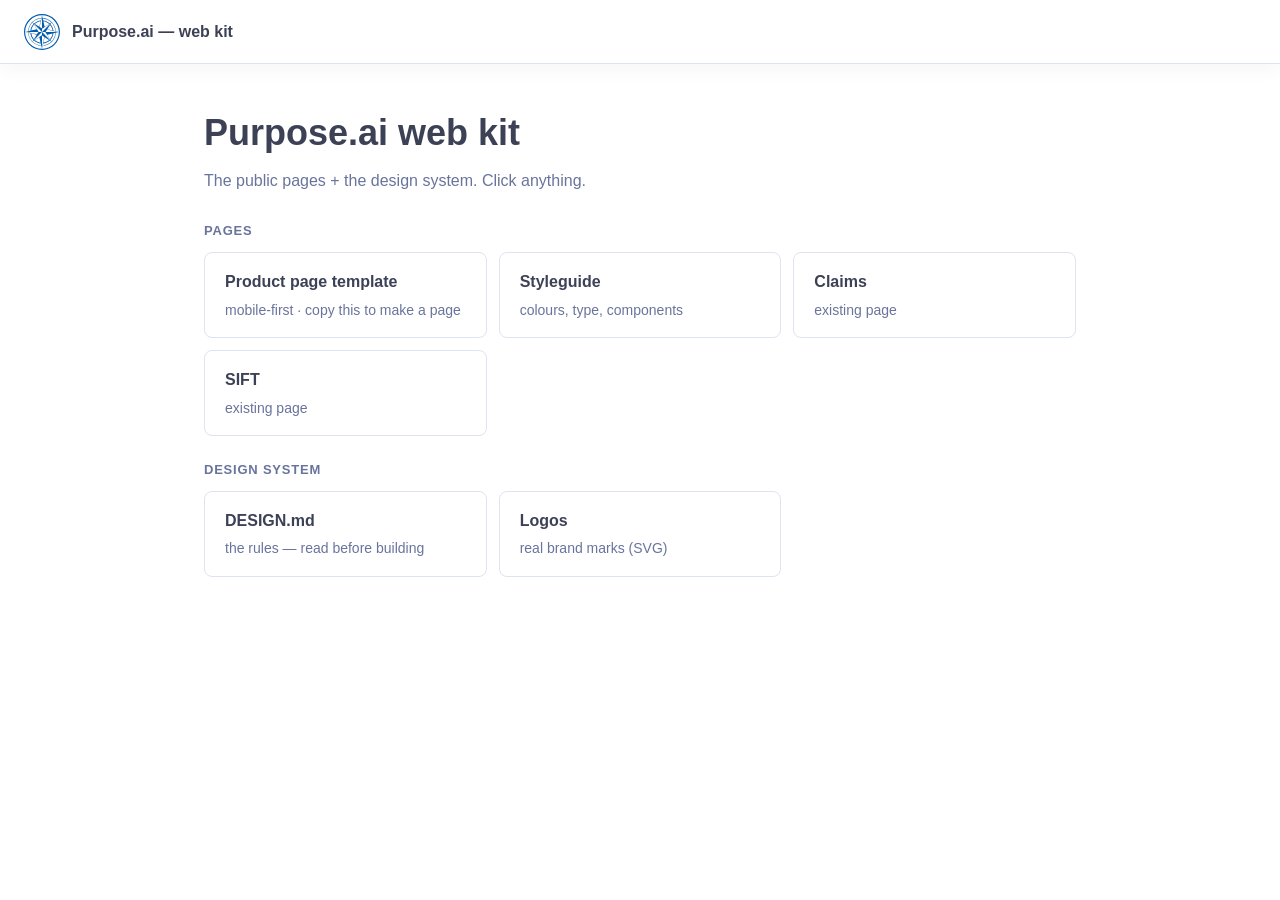
<file: web/index.html>
<!DOCTYPE html>
<html lang="en" data-theme="grey">
<head>
<meta charset="utf-8">
<meta name="viewport" content="width=device-width, initial-scale=1">
<title>Purpose.ai — web kit</title>
<link rel="stylesheet" href="tokens.css">
<style>
  * { box-sizing: border-box; }
  body { margin: 0; background: var(--color-bg-page); color: var(--color-text); font-family: var(--font-family); line-height: 1.6; }
  .bar { display: flex; align-items: center; gap: 12px; height: 64px; padding: 0 24px; border-bottom: 1px solid var(--color-border); box-shadow: var(--shadow-subtle); }
  .bar .mark { width: 36px; height: 36px; display: flex; align-items: center; justify-content: center; }
  .bar .mark img { width: 100%; height: 100%; object-fit: contain; }
  .bar .name { font-weight: 600; font-size: 16px; color: var(--color-text-heading); }
  main { max-width: 920px; margin: 0 auto; padding: 40px 24px; }
  h1 { font-size: 36px; font-weight: 800; color: var(--color-text-heading); margin: 0 0 6px; }
  p.lead { font-size: 16px; color: var(--color-text-secondary); margin: 0 0 28px; }
  .label { font-size: 13px; font-weight: 600; text-transform: uppercase; letter-spacing: .06em; color: var(--color-text-secondary); margin: 24px 0 10px; }
  .grid { display: grid; grid-template-columns: repeat(auto-fill, minmax(260px, 1fr)); gap: 12px; }
  .card { display: block; background: #fff; border: 1px solid var(--color-border); border-radius: 8px; padding: 16px 20px; text-decoration: none; color: var(--color-text); }
  .card:hover { background: var(--color-bg-hover); }
  .card .t { font-weight: 600; color: var(--color-text-heading); }
  .card .d { font-size: 14px; color: var(--color-text-secondary); margin-top: 4px; }
</style>
</head>
<body>
<div class="bar">
  <span class="mark"><img src="logos/Blue_compass.svg" alt="Purpose.ai"></span>
  <span class="name">Purpose.ai — web kit</span>
</div>
<main>
  <h1>Purpose.ai web kit</h1>
  <p class="lead">The public pages + the design system. Click anything.</p>

  <div class="label">Pages</div>
  <div class="grid">
    <a class="card" href="_template-product.html"><div class="t">Product page template</div><div class="d">mobile-first · copy this to make a page</div></a>
    <a class="card" href="styleguide.html"><div class="t">Styleguide</div><div class="d">colours, type, components</div></a>
    <a class="card" href="claims.html"><div class="t">Claims</div><div class="d">existing page</div></a>
    <a class="card" href="sift.html"><div class="t">SIFT</div><div class="d">existing page</div></a>
  </div>

  <div class="label">Design system</div>
  <div class="grid">
    <a class="card" href="DESIGN.md"><div class="t">DESIGN.md</div><div class="d">the rules — read before building</div></a>
    <a class="card" href="logos/"><div class="t">Logos</div><div class="d">real brand marks (SVG)</div></a>
  </div>
</main>
</body>
</html>
</file>
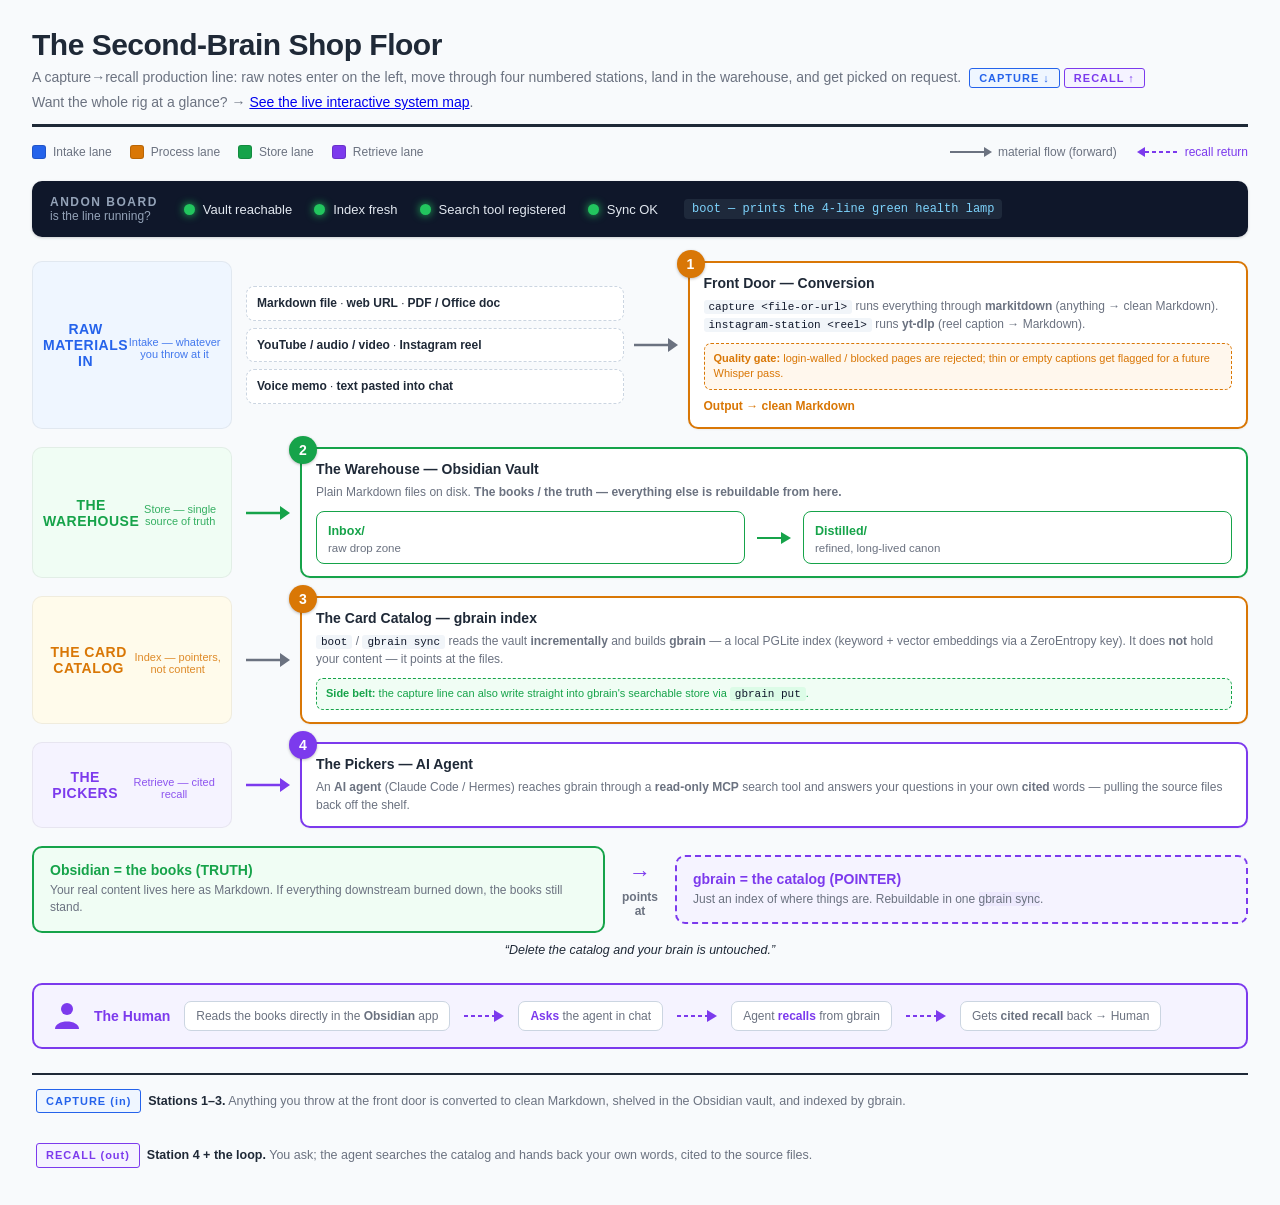
<file: how-it-works.html>
<!DOCTYPE html>
<html lang="en">
<head>
<meta charset="UTF-8">
<meta name="viewport" content="width=device-width, initial-scale=1.0">
<title>How It Works — Capture &rarr; Recall Second Brain</title>
<style>
  :root{
    --intake:#2563eb;   --intake-bg:#eff6ff;
    --process:#d97706;  --process-bg:#fffbeb;
    --store:#16a34a;    --store-bg:#f0fdf4;
    --retrieve:#7c3aed; --retrieve-bg:#f5f3ff;
    --ink:#1f2937;      --muted:#6b7280;
    --line:#cbd5e1;     --panel:#ffffff;
    --andon:#0f172a;
  }
  *{box-sizing:border-box;}
  html,body{margin:0;padding:0;background:#f8fafc;color:var(--ink);
    font-family:-apple-system,BlinkMacSystemFont,"Segoe UI",Roboto,Helvetica,Arial,sans-serif;
    -webkit-font-smoothing:antialiased;}
  .sheet{max-width:1280px;margin:0 auto;padding:28px 32px 40px;}
  header.title{border-bottom:3px solid var(--ink);padding-bottom:14px;margin-bottom:18px;}
  header.title h1{margin:0;font-size:30px;letter-spacing:-.5px;}
  header.title p.sub{margin:6px 0 0;font-size:14px;color:var(--muted);}
  .verbtag{display:inline-block;font-weight:700;font-size:11px;letter-spacing:1px;
    padding:3px 9px;border-radius:3px;vertical-align:middle;margin-left:4px;}
  .verb-in{background:var(--intake-bg);color:var(--intake);border:1px solid var(--intake);}
  .verb-out{background:var(--retrieve-bg);color:var(--retrieve);border:1px solid var(--retrieve);}

  /* legend */
  .legend{display:flex;flex-wrap:wrap;gap:18px;align-items:center;margin:0 0 22px;
    font-size:12px;color:var(--muted);}
  .legend .item{display:flex;align-items:center;gap:7px;}
  .swatch{width:14px;height:14px;border-radius:3px;border:1px solid rgba(0,0,0,.15);}
  .sw-intake{background:var(--intake);}
  .sw-process{background:var(--process);}
  .sw-store{background:var(--store);}
  .sw-retrieve{background:var(--retrieve);}
  .legend .arrowkey{display:flex;align-items:center;gap:6px;margin-left:auto;}

  /* andon board */
  .andon{background:var(--andon);color:#e2e8f0;border-radius:10px;padding:14px 18px;
    margin:0 0 24px;display:flex;gap:26px;align-items:center;flex-wrap:wrap;
    box-shadow:0 1px 3px rgba(0,0,0,.18);}
  .andon h3{margin:0;font-size:12px;letter-spacing:1.5px;color:#94a3b8;text-transform:uppercase;}
  .andon .lamps{display:flex;gap:22px;flex-wrap:wrap;}
  .lamp{display:flex;align-items:center;gap:8px;font-size:13px;}
  .dot{width:11px;height:11px;border-radius:50%;background:#22c55e;
    box-shadow:0 0 8px #22c55e;flex:none;}
  .andon .cmd{font-family:ui-monospace,Menlo,Consolas,monospace;font-size:12px;
    background:#1e293b;color:#7dd3fc;padding:3px 8px;border-radius:4px;}

  /* floor grid */
  .floor{display:grid;grid-template-columns:200px 60px 1fr;gap:0;align-items:stretch;}
  .lane-label{writing-mode:vertical-rl;transform:rotate(180deg);text-align:center;}

  .row{display:grid;grid-template-columns:200px 1fr;gap:14px;margin-bottom:18px;align-items:stretch;}
  .laneband{border-radius:10px;display:flex;align-items:center;justify-content:center;
    padding:10px;font-weight:700;font-size:14px;letter-spacing:.5px;text-align:center;
    border:1px solid rgba(0,0,0,.06);}
  .laneband small{display:block;font-weight:500;font-size:11px;opacity:.85;margin-top:5px;
    letter-spacing:0;}
  .band-intake{background:var(--intake-bg);color:var(--intake);}
  .band-process{background:var(--process-bg);color:var(--process);}
  .band-store{background:var(--store-bg);color:var(--store);}
  .band-retrieve{background:var(--retrieve-bg);color:var(--retrieve);}

  .cells{display:flex;align-items:center;gap:10px;flex-wrap:nowrap;overflow:visible;}

  .station{border:2px solid var(--line);background:var(--panel);border-radius:10px;
    padding:12px 14px;min-width:0;flex:1;box-shadow:0 1px 2px rgba(0,0,0,.05);position:relative;}
  .station .num{position:absolute;top:-13px;left:-13px;width:28px;height:28px;border-radius:50%;
    color:#fff;font-weight:700;font-size:14px;display:flex;align-items:center;justify-content:center;
    box-shadow:0 1px 3px rgba(0,0,0,.25);}
  .station h4{margin:0 0 7px;font-size:14px;}
  .station p{margin:0;font-size:12px;color:var(--muted);line-height:1.45;}
  .station .tool{font-family:ui-monospace,Menlo,Consolas,monospace;font-size:11px;
    background:#f1f5f9;color:#0f172a;padding:1px 5px;border-radius:3px;}

  .b-intake{border-color:var(--intake);} .n-intake{background:var(--intake);}
  .b-process{border-color:var(--process);} .n-process{background:var(--process);}
  .b-store{border-color:var(--store);} .n-store{background:var(--store);}
  .b-retrieve{border-color:var(--retrieve);} .n-retrieve{background:var(--retrieve);}

  .arrow{flex:none;color:var(--muted);}

  .chip{border:1.5px dashed var(--line);border-radius:8px;padding:8px 10px;font-size:11.5px;
    background:#fff;text-align:left;line-height:1.35;}
  .chip b{font-size:12px;}
  .chip-stack{display:flex;flex-direction:column;gap:7px;flex:1;}

  .bay{border:1.5px solid var(--store);border-radius:8px;padding:9px 11px;background:#fff;flex:1;}
  .bay b{font-size:12.5px;color:var(--store);}
  .bay span{display:block;font-size:11.5px;color:var(--muted);margin-top:3px;}

  .gate{font-size:11px;color:var(--process);background:#fff7ed;border:1px dashed var(--process);
    border-radius:7px;padding:7px 9px;margin-top:9px;line-height:1.4;}

  /* truth vs catalog callout */
  .insight{display:grid;grid-template-columns:1fr 70px 1fr;gap:0;align-items:center;
    margin:6px 0 22px;}
  .insight .card{border-radius:10px;padding:14px 16px;}
  .insight .truth{background:var(--store-bg);border:2px solid var(--store);}
  .insight .catalog{background:var(--retrieve-bg);border:2px solid var(--retrieve);border-style:dashed;}
  .insight .card h4{margin:0 0 4px;font-size:14px;}
  .insight .truth h4{color:var(--store);}
  .insight .catalog h4{color:var(--retrieve);}
  .insight .card p{margin:0;font-size:12px;color:var(--muted);line-height:1.45;}
  .insight .vs{text-align:center;font-size:12px;font-weight:700;color:var(--muted);
    display:flex;flex-direction:column;align-items:center;gap:4px;}
  .insight .point{font-size:22px;color:var(--retrieve);}
  .insight-cap{text-align:center;font-size:12.5px;font-style:italic;color:var(--ink);
    margin:-12px 0 26px;}

  /* human + return loop */
  .loop{border:2px solid var(--retrieve);border-radius:10px;background:var(--retrieve-bg);
    padding:14px 16px;display:flex;align-items:center;gap:14px;flex-wrap:wrap;margin-bottom:24px;}
  .human{flex:none;display:flex;align-items:center;gap:10px;}
  .human .who{font-weight:700;font-size:14px;color:var(--retrieve);}
  .loop .step{font-size:12px;color:var(--muted);background:#fff;border:1px solid var(--line);
    border-radius:7px;padding:7px 11px;}
  .loop .ra{color:var(--retrieve);font-weight:700;}

  footer.legendfoot{border-top:2px solid var(--ink);margin-top:6px;padding-top:14px;
    display:flex;gap:30px;flex-wrap:wrap;font-size:12.5px;color:var(--muted);line-height:1.5;}
  footer .v b{color:var(--ink);}

  svg.ico{vertical-align:middle;flex:none;}

  @media print{
    body{background:#fff;}
    .sheet{padding:0;}
    .andon{box-shadow:none;}
    .station,.loop,.insight .card{box-shadow:none;}
  }
</style>
</head>
<body>
<div class="sheet">

  <!-- TITLE -->
  <header class="title">
    <h1>The Second-Brain Shop Floor</h1>
    <p class="sub">A capture&rarr;recall production line: raw notes enter on the left, move through four numbered stations, land in the warehouse, and get picked on request.
      <span class="verbtag verb-in">CAPTURE&nbsp;&darr;</span><span class="verbtag verb-out">RECALL&nbsp;&uarr;</span></p>
    <p class="sub">Want the whole rig at a glance? &rarr; <a href="rig-map.html">See the live interactive system map</a>.</p>
  </header>

  <!-- LEGEND -->
  <div class="legend">
    <div class="item"><span class="swatch sw-intake"></span>Intake lane</div>
    <div class="item"><span class="swatch sw-process"></span>Process lane</div>
    <div class="item"><span class="swatch sw-store"></span>Store lane</div>
    <div class="item"><span class="swatch sw-retrieve"></span>Retrieve lane</div>
    <div class="arrowkey">
      <svg class="ico" width="42" height="14" viewBox="0 0 42 14" aria-hidden="true">
        <line x1="0" y1="7" x2="34" y2="7" stroke="#6b7280" stroke-width="2"/>
        <polygon points="34,2 42,7 34,12" fill="#6b7280"/>
      </svg>
      material flow (forward)
      <svg class="ico" width="42" height="14" viewBox="0 0 42 14" aria-hidden="true" style="margin-left:14px;">
        <line x1="8" y1="7" x2="42" y2="7" stroke="#7c3aed" stroke-width="2" stroke-dasharray="4 3"/>
        <polygon points="8,2 0,7 8,12" fill="#7c3aed"/>
      </svg>
      <span style="color:#7c3aed;">recall return</span>
    </div>
  </div>

  <!-- ANDON BOARD -->
  <div class="andon">
    <h3>Andon&nbsp;Board<br><span style="font-weight:400;text-transform:none;letter-spacing:0;">is the line running?</span></h3>
    <div class="lamps">
      <div class="lamp"><span class="dot"></span>Vault reachable</div>
      <div class="lamp"><span class="dot"></span>Index fresh</div>
      <div class="lamp"><span class="dot"></span>Search tool registered</div>
      <div class="lamp"><span class="dot"></span>Sync OK</div>
    </div>
    <div class="cmd">boot &mdash; prints the 4-line green health lamp</div>
  </div>

  <!-- ================= STATION 1 : INTAKE + FRONT DOOR ================= -->
  <div class="row">
    <div class="laneband band-intake">RAW MATERIALS IN<small>Intake &mdash; whatever you throw at it</small></div>
    <div class="cells">
      <div class="chip-stack">
        <div class="chip"><b>Markdown file</b> &middot; <b>web URL</b> &middot; <b>PDF / Office doc</b></div>
        <div class="chip"><b>YouTube / audio / video</b> &middot; <b>Instagram reel</b></div>
        <div class="chip"><b>Voice memo</b> &middot; <b>text pasted into chat</b></div>
      </div>

      <!-- forward arrow -->
      <svg class="ico arrow" width="44" height="24" viewBox="0 0 44 24" aria-hidden="true">
        <line x1="0" y1="12" x2="34" y2="12" stroke="#6b7280" stroke-width="2.5"/>
        <polygon points="34,5 44,12 34,19" fill="#6b7280"/>
      </svg>

      <!-- STATION 1 -->
      <div class="station b-process" style="flex:1.4;">
        <span class="num n-process">1</span>
        <h4>Front Door &mdash; Conversion</h4>
        <p><span class="tool">capture &lt;file-or-url&gt;</span> runs everything through <b>markitdown</b> (anything &rarr; clean Markdown).<br>
           <span class="tool">instagram-station &lt;reel&gt;</span> runs <b>yt-dlp</b> (reel caption &rarr; Markdown).</p>
        <div class="gate"><b>Quality gate:</b> login-walled / blocked pages are rejected; thin or empty captions get flagged for a future Whisper pass.</div>
        <p style="margin-top:8px;color:var(--process);font-weight:600;">Output &rarr; clean Markdown</p>
      </div>
    </div>
  </div>

  <!-- ================= STATION 2 : WAREHOUSE ================= -->
  <div class="row">
    <div class="laneband band-store">THE WAREHOUSE<small>Store &mdash; single source of truth</small></div>
    <div class="cells">
      <svg class="ico arrow" width="44" height="24" viewBox="0 0 44 24" aria-hidden="true">
        <line x1="0" y1="12" x2="34" y2="12" stroke="#16a34a" stroke-width="2.5"/>
        <polygon points="34,5 44,12 34,19" fill="#16a34a"/>
      </svg>

      <div class="station b-store" style="flex:2;">
        <span class="num n-store">2</span>
        <h4>The Warehouse &mdash; Obsidian Vault</h4>
        <p>Plain Markdown files on disk. <b>The books / the truth &mdash; everything else is rebuildable from here.</b></p>
        <div class="cells" style="margin-top:10px;gap:12px;">
          <div class="bay"><b>Inbox/</b><span>raw drop zone</span></div>
          <svg class="ico arrow" width="34" height="20" viewBox="0 0 34 20" aria-hidden="true">
            <line x1="0" y1="10" x2="24" y2="10" stroke="#16a34a" stroke-width="2"/>
            <polygon points="24,4 34,10 24,16" fill="#16a34a"/>
          </svg>
          <div class="bay"><b>Distilled/</b><span>refined, long-lived canon</span></div>
        </div>
      </div>
    </div>
  </div>

  <!-- ================= STATION 3 : CARD CATALOG ================= -->
  <div class="row">
    <div class="laneband band-process">THE CARD CATALOG<small>Index &mdash; pointers, not content</small></div>
    <div class="cells">
      <svg class="ico arrow" width="44" height="24" viewBox="0 0 44 24" aria-hidden="true">
        <line x1="0" y1="12" x2="34" y2="12" stroke="#6b7280" stroke-width="2.5"/>
        <polygon points="34,5 44,12 34,19" fill="#6b7280"/>
      </svg>

      <div class="station b-process" style="flex:2;">
        <span class="num n-process">3</span>
        <h4>The Card Catalog &mdash; gbrain index</h4>
        <p><span class="tool">boot</span> / <span class="tool">gbrain sync</span> reads the vault <b>incrementally</b> and builds <b>gbrain</b> &mdash; a local PGLite index (keyword + vector embeddings via a ZeroEntropy key).
           It does <b>not</b> hold your content &mdash; it points at the files.</p>
        <div class="gate" style="color:var(--store);background:#f0fdf4;border-color:var(--store);">
          <b>Side belt:</b> the capture line can also write straight into gbrain's searchable store via <span class="tool" style="background:#dcfce7;">gbrain put</span>.</div>
      </div>
    </div>
  </div>

  <!-- ================= STATION 4 : PICKERS ================= -->
  <div class="row">
    <div class="laneband band-retrieve">THE PICKERS<small>Retrieve &mdash; cited recall</small></div>
    <div class="cells">
      <svg class="ico arrow" width="44" height="24" viewBox="0 0 44 24" aria-hidden="true">
        <line x1="0" y1="12" x2="34" y2="12" stroke="#7c3aed" stroke-width="2.5"/>
        <polygon points="34,5 44,12 34,19" fill="#7c3aed"/>
      </svg>

      <div class="station b-retrieve" style="flex:2;">
        <span class="num n-retrieve">4</span>
        <h4>The Pickers &mdash; AI Agent</h4>
        <p>An <b>AI agent</b> (Claude Code / Hermes) reaches gbrain through a <b>read-only MCP</b> search tool and answers your questions in your own <b>cited</b> words &mdash; pulling the source files back off the shelf.</p>
      </div>
    </div>
  </div>

  <!-- ================= KEY INSIGHT ================= -->
  <div class="insight">
    <div class="card truth">
      <h4>Obsidian = the books (TRUTH)</h4>
      <p>Your real content lives here as Markdown. If everything downstream burned down, the books still stand.</p>
    </div>
    <div class="vs">
      <span class="point">&rarr;</span>
      <span>points<br>at</span>
    </div>
    <div class="card catalog">
      <h4>gbrain = the catalog (POINTER)</h4>
      <p>Just an index of where things are. Rebuildable in one <span class="tool" style="background:#ede9fe;">gbrain sync</span>.</p>
    </div>
  </div>
  <p class="insight-cap">&ldquo;Delete the catalog and your brain is untouched.&rdquo;</p>

  <!-- ================= HUMAN + RETURN LOOP ================= -->
  <div class="loop">
    <div class="human">
      <svg class="ico" width="34" height="34" viewBox="0 0 34 34" aria-hidden="true">
        <circle cx="17" cy="10" r="6" fill="#7c3aed"/>
        <path d="M5 30 C5 20 29 20 29 30 Z" fill="#7c3aed"/>
      </svg>
      <span class="who">The Human</span>
    </div>
    <div class="step">Reads the books directly in the <b>Obsidian</b> app</div>
    <svg class="ico" width="40" height="20" viewBox="0 0 40 20" aria-hidden="true">
      <line x1="0" y1="10" x2="30" y2="10" stroke="#7c3aed" stroke-width="2" stroke-dasharray="4 3"/>
      <polygon points="30,4 40,10 30,16" fill="#7c3aed"/>
    </svg>
    <div class="step"><span class="ra">Asks</span> the agent in chat</div>
    <svg class="ico" width="40" height="20" viewBox="0 0 40 20" aria-hidden="true">
      <line x1="0" y1="10" x2="30" y2="10" stroke="#7c3aed" stroke-width="2" stroke-dasharray="4 3"/>
      <polygon points="30,4 40,10 30,16" fill="#7c3aed"/>
    </svg>
    <div class="step">Agent <span class="ra">recalls</span> from gbrain</div>
    <svg class="ico" width="40" height="20" viewBox="0 0 40 20" aria-hidden="true">
      <line x1="0" y1="10" x2="30" y2="10" stroke="#7c3aed" stroke-width="2" stroke-dasharray="4 3"/>
      <polygon points="30,4 40,10 30,16" fill="#7c3aed"/>
    </svg>
    <div class="step">Gets <b>cited recall</b> back &rarr; Human</div>
  </div>

  <!-- ================= FOOTER LEGEND ================= -->
  <footer class="legendfoot">
    <div class="v"><span class="verbtag verb-in">CAPTURE (in)</span> &nbsp;<b>Stations 1&ndash;3.</b> Anything you throw at the front door is converted to clean Markdown, shelved in the Obsidian vault, and indexed by gbrain.</div>
    <div class="v"><span class="verbtag verb-out">RECALL (out)</span> &nbsp;<b>Station 4 + the loop.</b> You ask; the agent searches the catalog and hands back your own words, cited to the source files.</div>
  </footer>

</div>
</body>
</html>
</file>
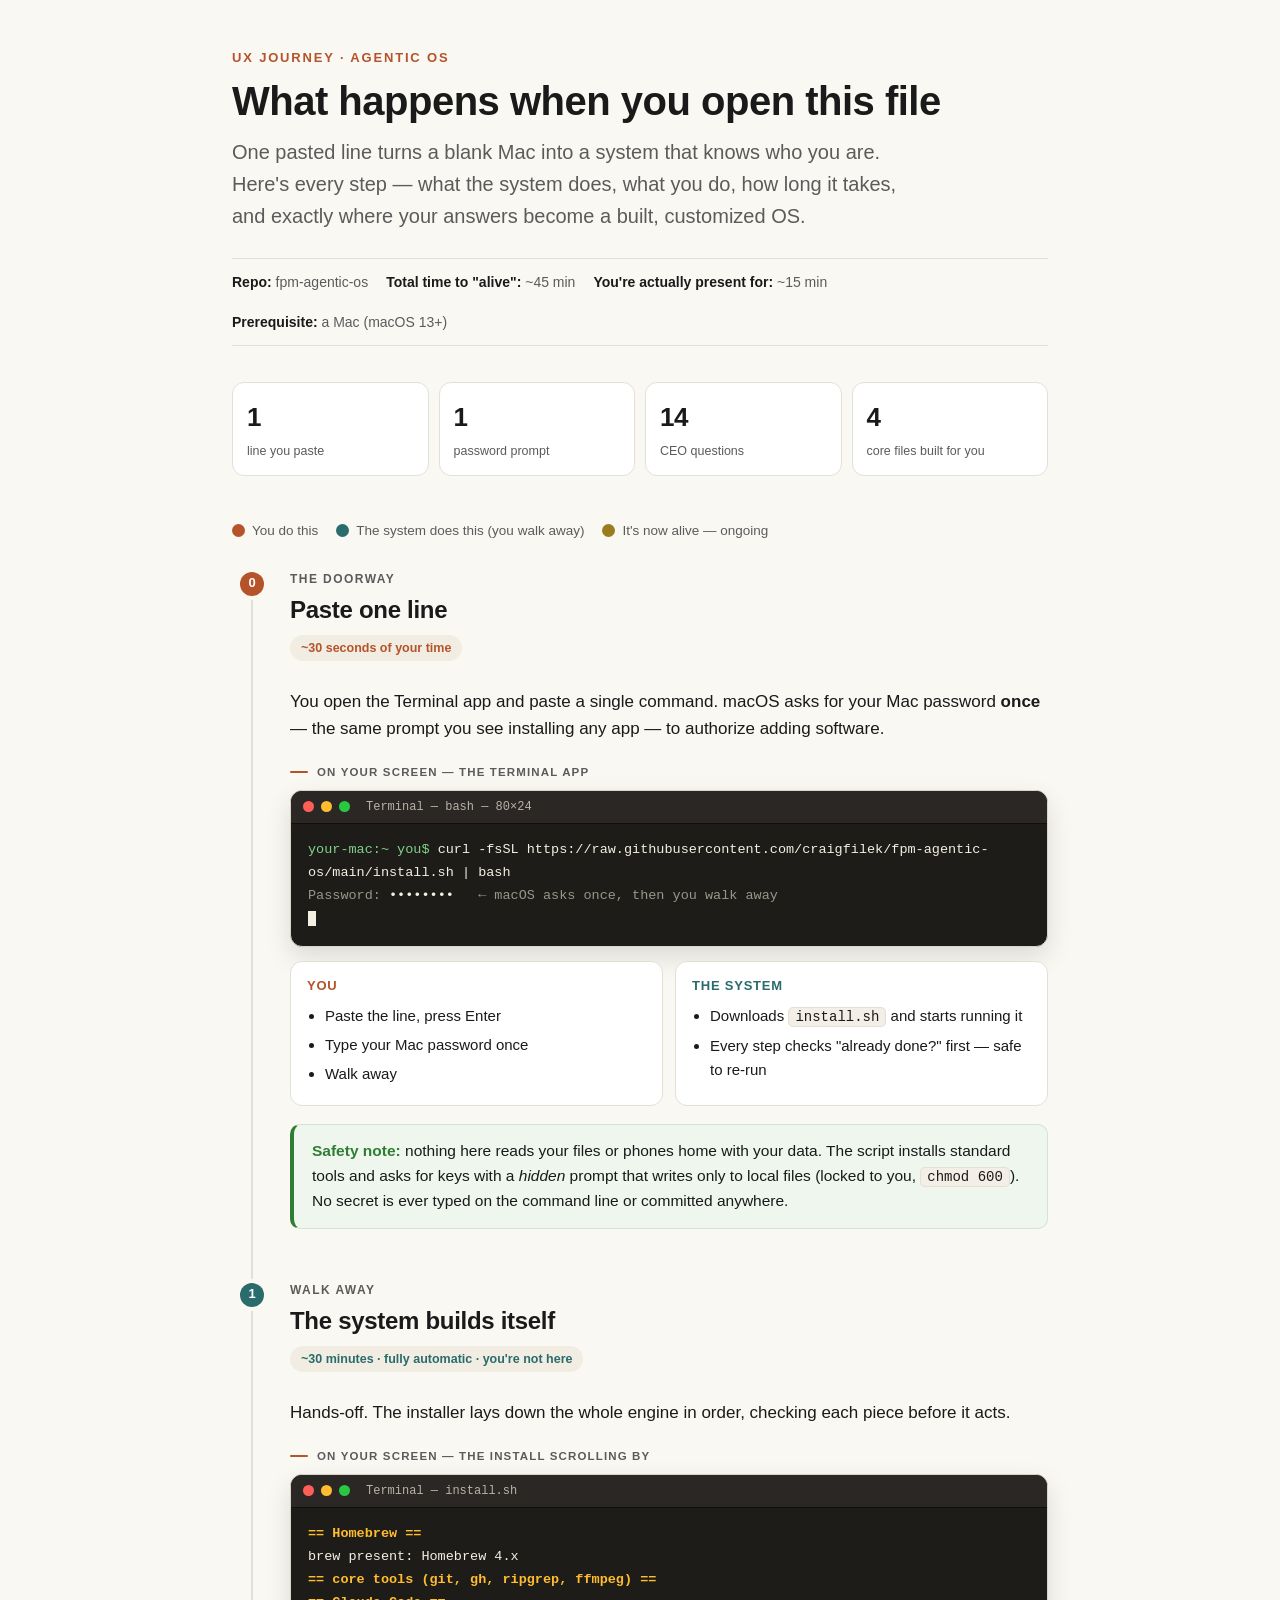
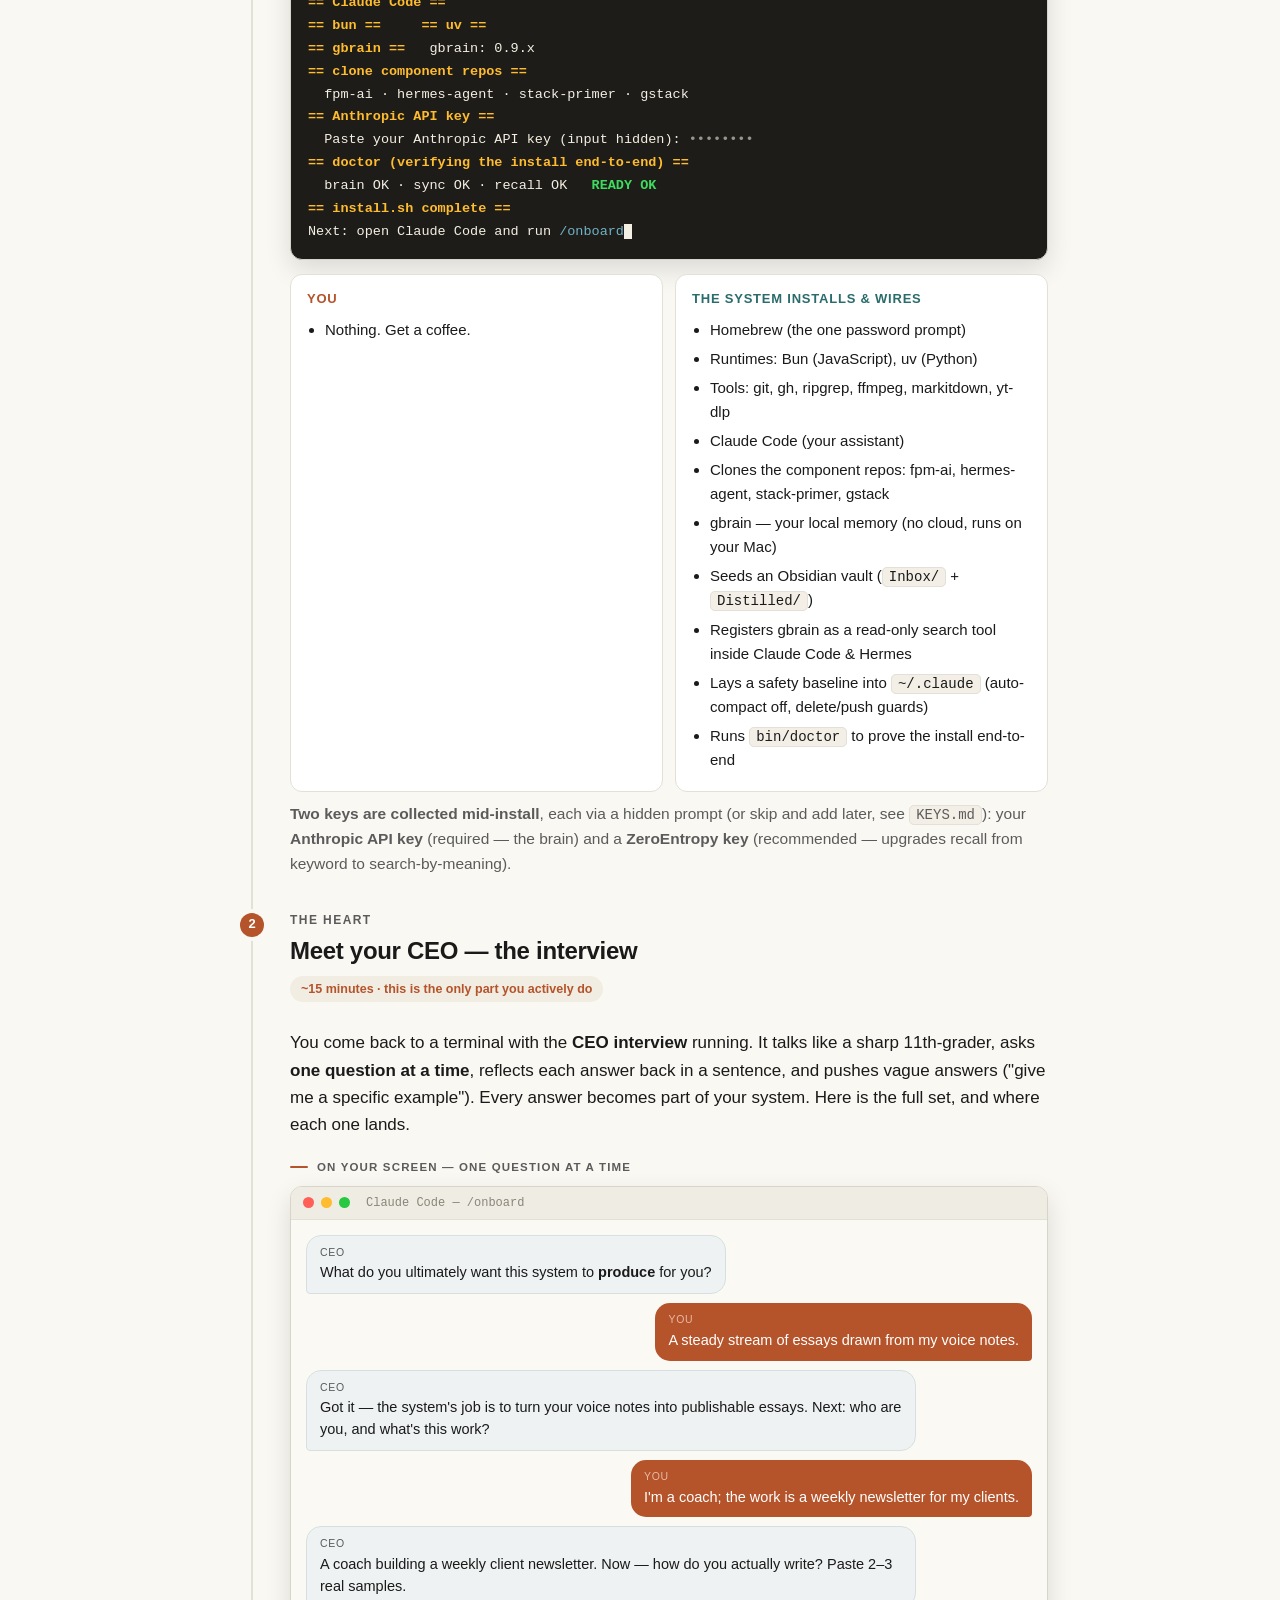
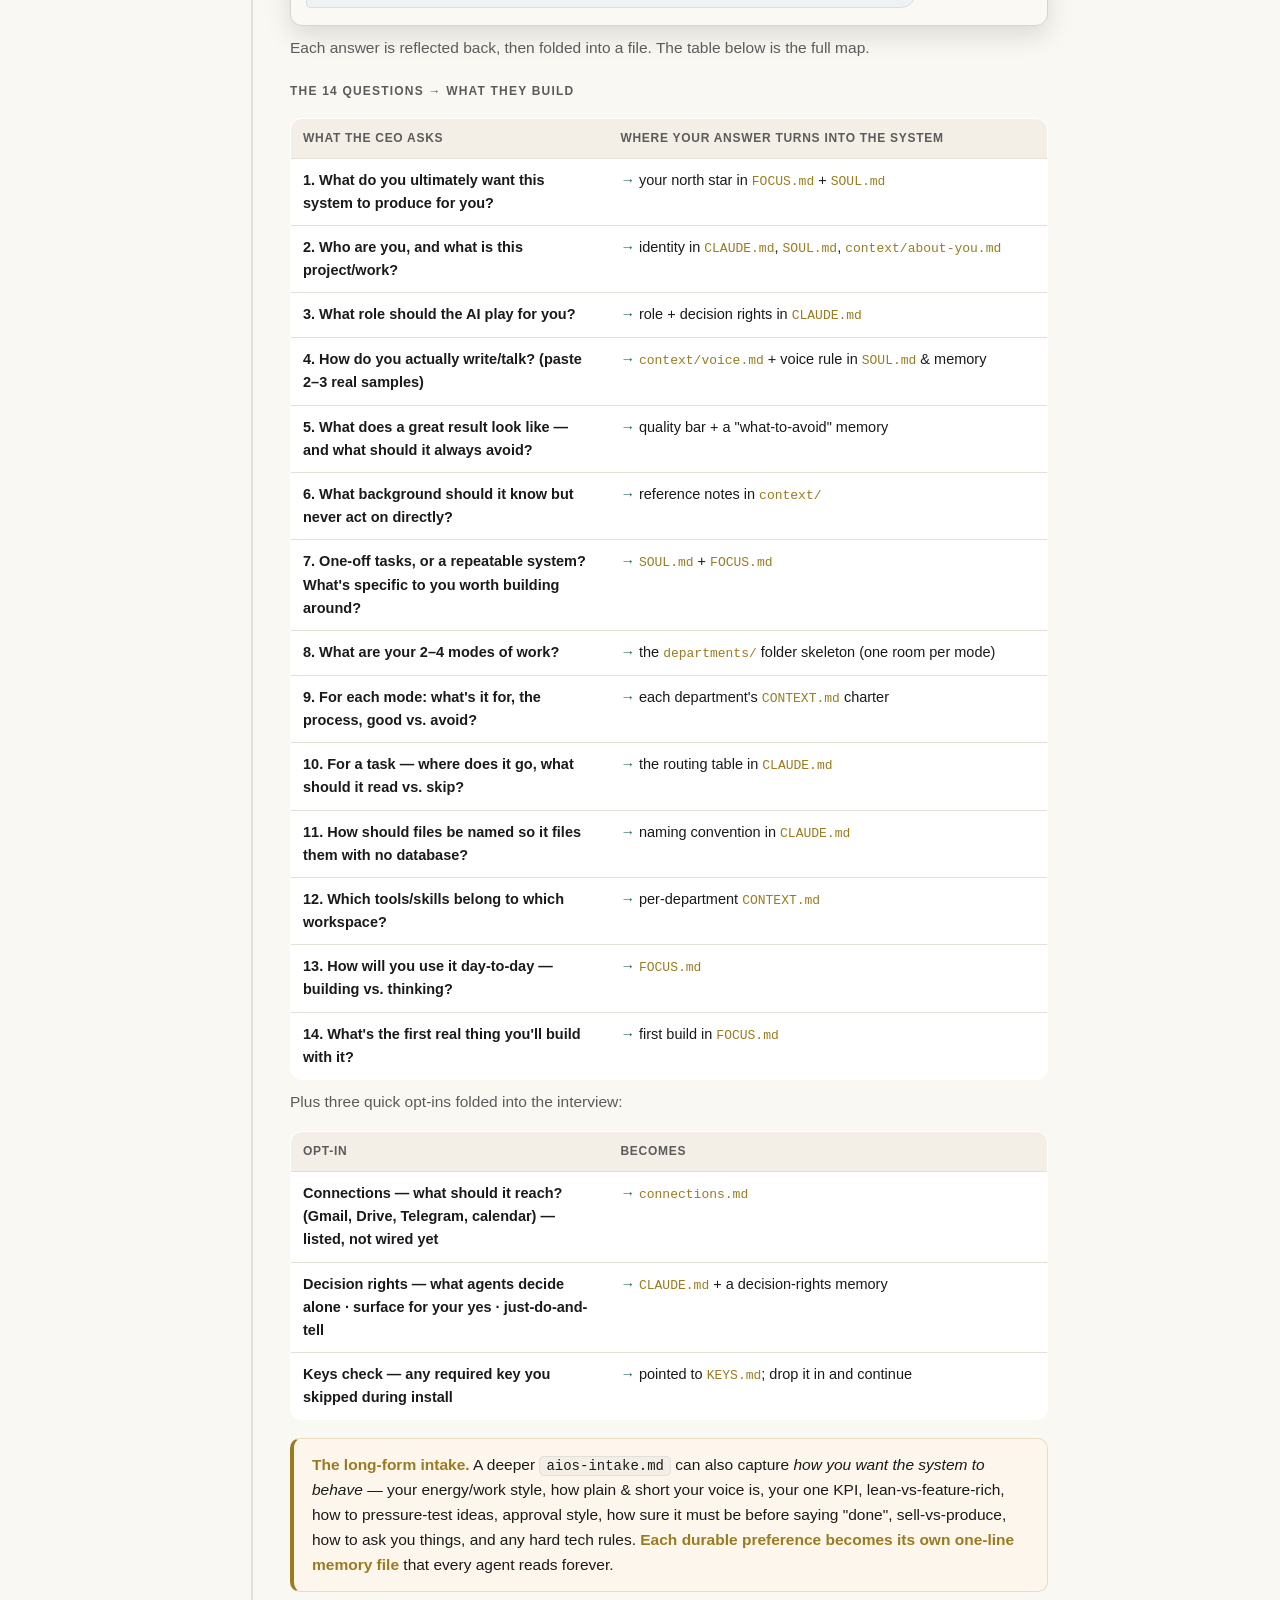
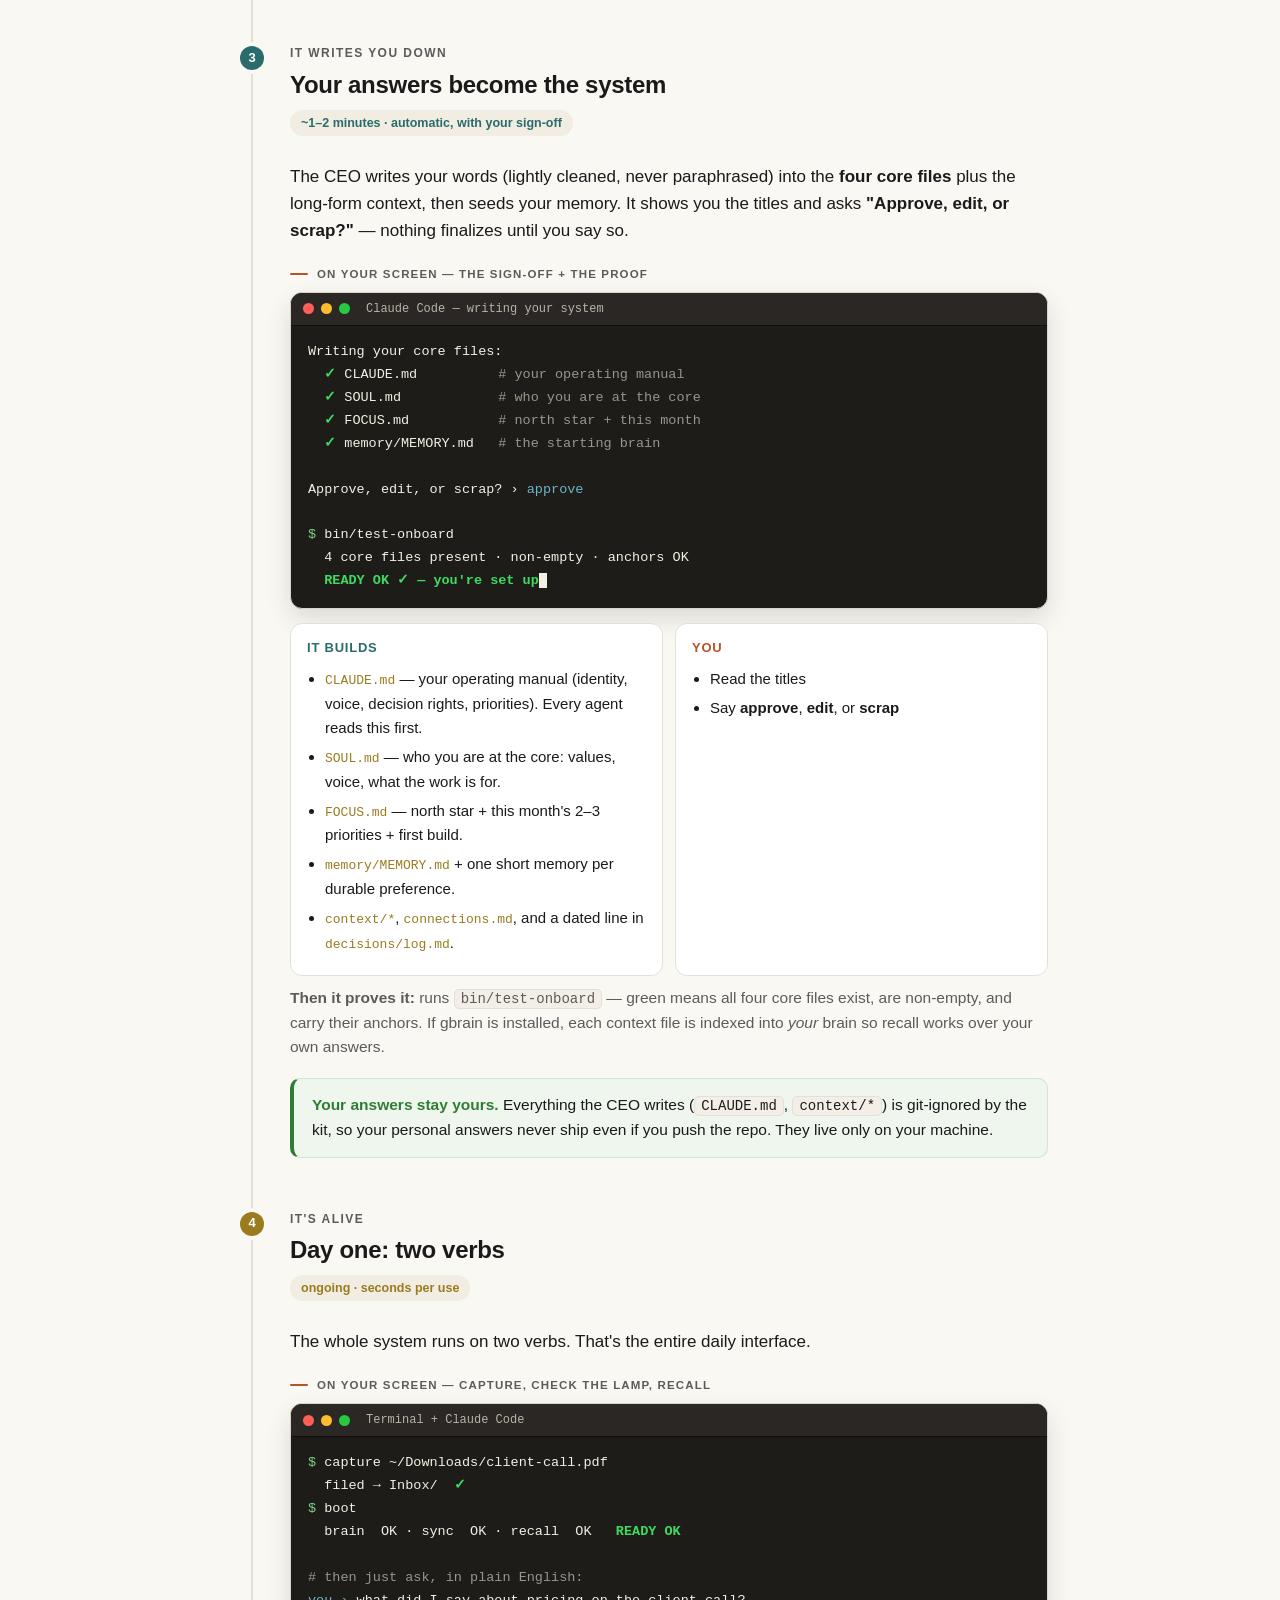
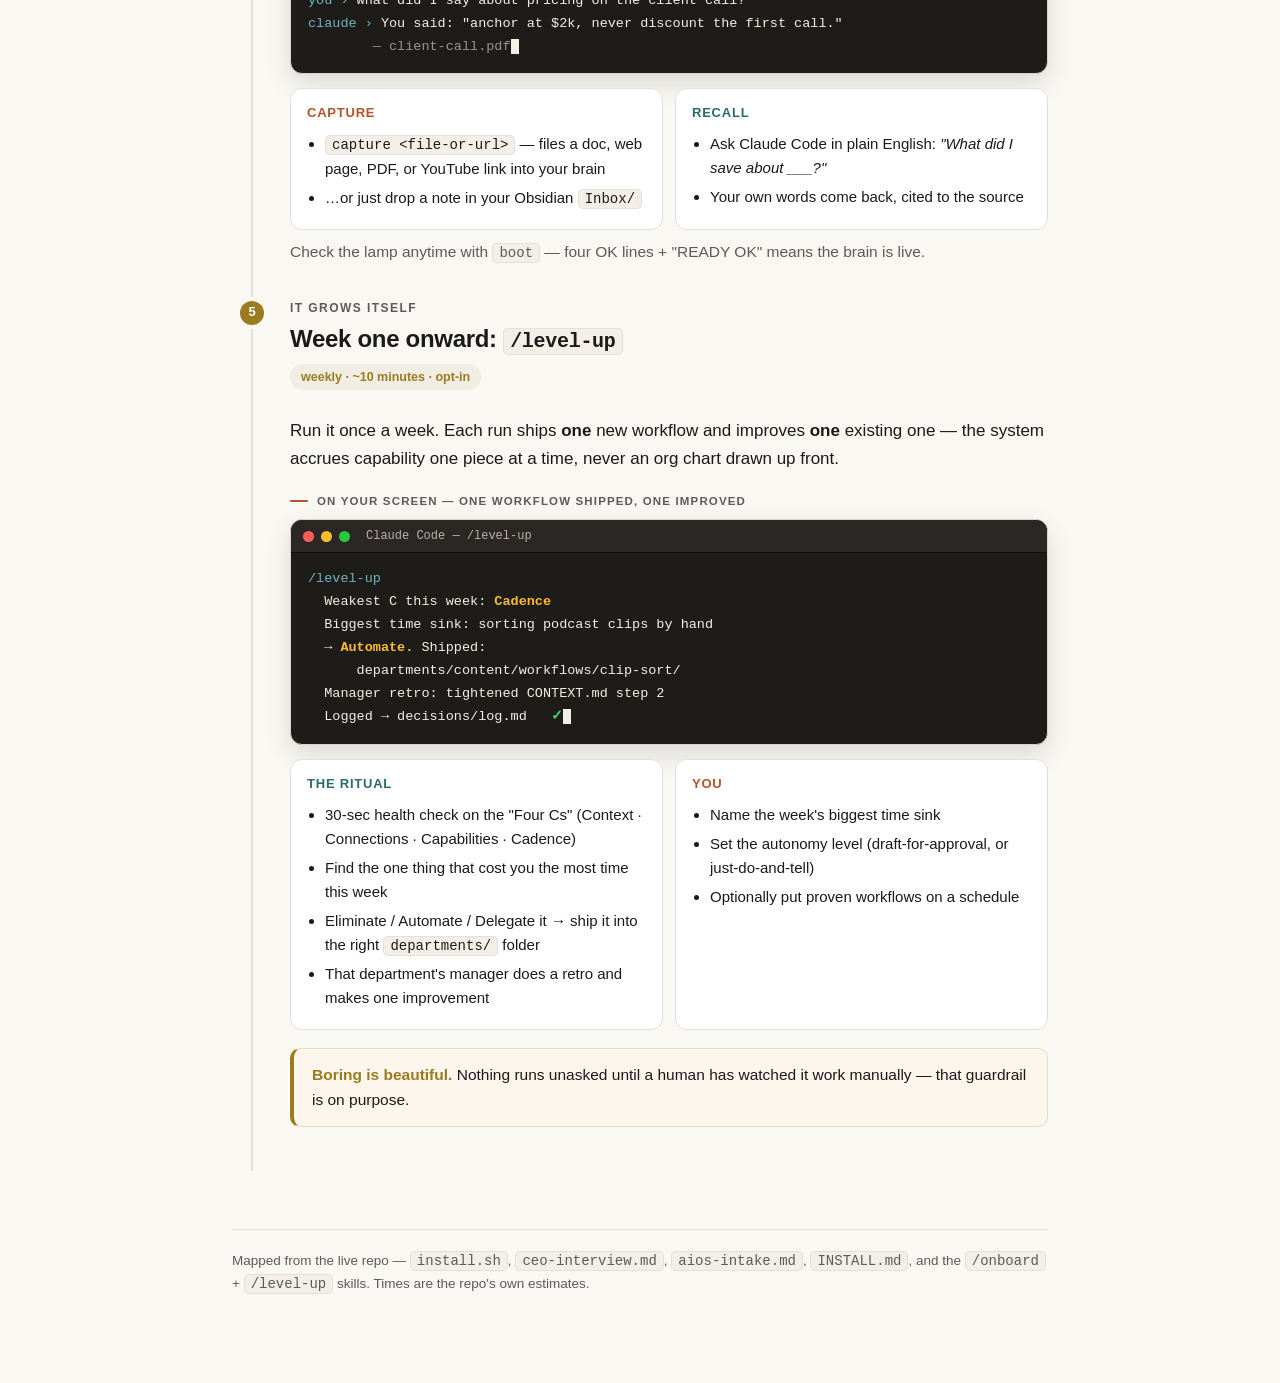
<file: journey.html>
<!DOCTYPE html>
<html lang="en">
<head>
<meta charset="utf-8">
<meta name="viewport" content="width=device-width, initial-scale=1">
<title>Opening fpm-agentic-os — the CEO journey</title>
<style>
  :root{
    --ink:#1a1a1a; --soft:#5b5b5b; --line:#e3e0d8; --paper:#faf8f3;
    --card:#ffffff; --accent:#b5532a; --accent2:#2a6b6b; --gold:#9a7b1f;
    --good:#2f7d32; --chip:#f1ede3;
  }
  *{box-sizing:border-box}
  body{
    margin:0; background:var(--paper); color:var(--ink);
    font:17px/1.6 -apple-system,BlinkMacSystemFont,"Segoe UI",Helvetica,Arial,sans-serif;
    -webkit-font-smoothing:antialiased;
  }
  .wrap{max-width:860px; margin:0 auto; padding:48px 22px 96px}
  header.hero{margin-bottom:8px}
  .kicker{font-size:13px; letter-spacing:.14em; text-transform:uppercase; color:var(--accent); font-weight:700}
  h1{font-size:40px; line-height:1.12; margin:.25em 0 .3em; letter-spacing:-.5px}
  .sub{font-size:20px; color:var(--soft); margin:0 0 26px; max-width:60ch}
  .meta{font-size:14px; color:var(--soft); border-top:1px solid var(--line); border-bottom:1px solid var(--line); padding:12px 0; margin-bottom:36px; display:flex; gap:18px; flex-wrap:wrap}
  .meta b{color:var(--ink)}

  /* at-a-glance bar */
  .glance{display:grid; grid-template-columns:repeat(4,1fr); gap:10px; margin:0 0 44px}
  .glance .g{background:var(--card); border:1px solid var(--line); border-radius:12px; padding:14px}
  .glance .num{font-size:26px; font-weight:800; letter-spacing:-.5px}
  .glance .lab{font-size:12.5px; color:var(--soft); margin-top:2px}
  @media(max-width:640px){.glance{grid-template-columns:repeat(2,1fr)}}

  /* timeline */
  .timeline{position:relative; margin-top:10px}
  .timeline::before{content:""; position:absolute; left:19px; top:8px; bottom:8px; width:2px; background:var(--line)}
  .step{position:relative; padding:0 0 34px 58px}
  .dot{position:absolute; left:8px; top:2px; width:24px; height:24px; border-radius:50%; background:var(--accent); color:#fff; font-size:13px; font-weight:800; display:flex; align-items:center; justify-content:center; box-shadow:0 0 0 4px var(--paper)}
  .step.auto .dot{background:var(--accent2)}
  .step.live .dot{background:var(--gold)}
  .phase{font-size:12px; letter-spacing:.12em; text-transform:uppercase; color:var(--soft); font-weight:700}
  h2{font-size:24px; margin:.1em 0 .15em; letter-spacing:-.3px}
  .time{display:inline-block; font-size:12.5px; font-weight:700; color:var(--accent); background:var(--chip); border-radius:999px; padding:3px 11px; margin-bottom:10px}
  .step.auto .time{color:var(--accent2)}
  .step.live .time{color:var(--gold)}

  .twocol{display:grid; grid-template-columns:1fr 1fr; gap:12px; margin:14px 0 4px}
  @media(max-width:640px){.twocol{grid-template-columns:1fr}}
  .lane{background:var(--card); border:1px solid var(--line); border-radius:12px; padding:14px 16px}
  .lane h4{margin:0 0 8px; font-size:13px; letter-spacing:.06em; text-transform:uppercase}
  .lane.you h4{color:var(--accent)}
  .lane.we h4{color:var(--accent2)}
  .lane ul{margin:0; padding-left:18px}
  .lane li{margin:5px 0; font-size:15px}
  p.note{font-size:15.5px; color:var(--soft); margin:10px 0 0}

  code, .mono{font-family:ui-monospace,SFMono-Regular,Menlo,monospace; font-size:14px; background:#f3efe6; border:1px solid var(--line); border-radius:5px; padding:1px 6px}
  pre{background:#1e1c19; color:#f4efe3; border-radius:10px; padding:16px 18px; overflow:auto; font-family:ui-monospace,SFMono-Regular,Menlo,monospace; font-size:14px; line-height:1.5}
  pre .c{color:#9a958a}

  /* question → file mapping */
  .map{width:100%; border-collapse:collapse; margin:16px 0 4px; font-size:14.5px; background:var(--card); border:1px solid var(--line); border-radius:12px; overflow:hidden}
  .map th{background:#f3efe6; text-align:left; padding:10px 12px; font-size:12px; letter-spacing:.06em; text-transform:uppercase; color:var(--soft)}
  .map td{padding:10px 12px; border-top:1px solid var(--line); vertical-align:top}
  .map td:first-child{font-weight:600; width:42%}
  .map .arrow{color:var(--accent2); font-weight:700}
  .file{font-family:ui-monospace,SFMono-Regular,Menlo,monospace; font-size:13px; color:var(--gold); white-space:nowrap}

  .callout{background:#fdf6ec; border:1px solid #ecdcbf; border-left:4px solid var(--gold); border-radius:10px; padding:14px 18px; margin:18px 0; font-size:15.5px}
  .callout b{color:var(--gold)}
  .safe{background:#eef6ee; border-color:#cfe6cf; border-left-color:var(--good)}
  .safe b{color:var(--good)}

  /* ── screen mockups: "what you'll see" ── */
  .shot-label{font-size:11.5px; letter-spacing:.1em; text-transform:uppercase; color:var(--soft); font-weight:800; margin:20px 0 0; display:flex; align-items:center; gap:9px}
  .shot-label::before{content:""; width:18px; height:2px; background:var(--accent); border-radius:2px}
  .screen{border-radius:12px; overflow:hidden; border:1px solid #d9d4c8; box-shadow:0 10px 26px rgba(0,0,0,.12); margin:9px 0 4px; background:#1e1c19}
  .screen .bar{display:flex; align-items:center; gap:7px; padding:9px 12px; background:#2a2724; border-bottom:1px solid #100f0d}
  .screen .bar .d{width:11px; height:11px; border-radius:50%}
  .screen .bar .d.r{background:#ff5f57} .screen .bar .d.y{background:#febc2e} .screen .bar .d.g{background:#28c840}
  .screen .bar .t{margin-left:9px; color:#b9b3a7; font:12px ui-monospace,SFMono-Regular,Menlo,monospace}
  .scr{padding:15px 17px; font-family:ui-monospace,SFMono-Regular,Menlo,monospace; font-size:13.5px; line-height:1.7; color:#f4efe3; white-space:pre-wrap; overflow-x:auto}
  .scr .p{color:#7fd18a}      /* $ prompt */
  .scr .c{color:#9a958a}      /* comment */
  .scr .h{color:#febc2e; font-weight:700}  /* == header == */
  .scr .ok{color:#3ddc5f; font-weight:700}
  .scr .k{color:#6fb3c6}      /* command/key */
  .scr .cur{background:#f4efe3; color:#1e1c19; animation:bl 1.1s steps(1) infinite}
  @keyframes bl{50%{opacity:0}}
  /* light app window (the interview) */
  .screen.app{background:#fbf9f4}
  .screen.app .bar{background:#efece3; border-bottom:1px solid var(--line)}
  .screen.app .bar .t{color:#8a857a}
  .chat{padding:15px 15px 17px; display:flex; flex-direction:column; gap:9px}
  .bub{max-width:84%; padding:9px 13px; border-radius:15px; font-size:14.5px; line-height:1.5}
  .bub .who{display:block; font-size:10.5px; letter-spacing:.07em; text-transform:uppercase; opacity:.7; margin-bottom:2px}
  .bub.ceo{align-self:flex-start; background:#eef2f2; border:1px solid #d6e0e0; color:#1a1a1a; border-bottom-left-radius:4px}
  .bub.me{align-self:flex-end; background:var(--accent); color:#fff; border-bottom-right-radius:4px}
  .bub.me .who{color:#ffe6db}

  .legend{display:flex; gap:18px; flex-wrap:wrap; font-size:13.5px; color:var(--soft); margin:0 0 28px}
  .legend .k{display:inline-flex; align-items:center; gap:7px}
  .legend .sw{width:13px; height:13px; border-radius:50%}
  footer{margin-top:50px; padding-top:20px; border-top:1px solid var(--line); color:var(--soft); font-size:13.5px}
</style>
</head>
<body>
<div class="wrap">

  <header class="hero">
    <div class="kicker">UX Journey · Agentic OS</div>
    <h1>What happens when you open this file</h1>
    <p class="sub">One pasted line turns a blank Mac into a system that knows who you are. Here's every step — what the system does, what you do, how long it takes, and exactly where your answers become a built, customized OS.</p>
    <div class="meta">
      <span><b>Repo:</b> fpm-agentic-os</span>
      <span><b>Total time to "alive":</b> ~45 min</span>
      <span><b>You're actually present for:</b> ~15 min</span>
      <span><b>Prerequisite:</b> a Mac (macOS 13+)</span>
    </div>
  </header>

  <div class="glance">
    <div class="g"><div class="num">1</div><div class="lab">line you paste</div></div>
    <div class="g"><div class="num">1</div><div class="lab">password prompt</div></div>
    <div class="g"><div class="num">14</div><div class="lab">CEO questions</div></div>
    <div class="g"><div class="num">4</div><div class="lab">core files built for you</div></div>
  </div>

  <div class="legend">
    <span class="k"><span class="sw" style="background:#b5532a"></span> You do this</span>
    <span class="k"><span class="sw" style="background:#2a6b6b"></span> The system does this (you walk away)</span>
    <span class="k"><span class="sw" style="background:#9a7b1f"></span> It's now alive — ongoing</span>
  </div>

  <div class="timeline">

    <!-- PHASE 0 -->
    <div class="step">
      <div class="dot">0</div>
      <div class="phase">The doorway</div>
      <h2>Paste one line</h2>
      <div class="time">~30 seconds of your time</div>
      <p>You open the Terminal app and paste a single command. macOS asks for your Mac password <b>once</b> — the same prompt you see installing any app — to authorize adding software.</p>
      <div class="shot-label">On your screen — the Terminal app</div>
      <div class="screen">
        <div class="bar"><span class="d r"></span><span class="d y"></span><span class="d g"></span><span class="t">Terminal — bash — 80×24</span></div>
<div class="scr"><span class="p">your-mac:~ you$</span> curl -fsSL https://raw.githubusercontent.com/craigfilek/fpm-agentic-os/main/install.sh | bash
<span class="c">Password:</span> ••••••••   <span class="c">← macOS asks once, then you walk away</span>
<span class="cur"> </span></div>
      </div>
      <div class="twocol">
        <div class="lane you"><h4>You</h4><ul><li>Paste the line, press Enter</li><li>Type your Mac password once</li><li>Walk away</li></ul></div>
        <div class="lane we"><h4>The system</h4><ul><li>Downloads <code>install.sh</code> and starts running it</li><li>Every step checks "already done?" first — safe to re-run</li></ul></div>
      </div>
      <div class="callout safe"><b>Safety note:</b> nothing here reads your files or phones home with your data. The script installs standard tools and asks for keys with a <em>hidden</em> prompt that writes only to local files (locked to you, <code>chmod 600</code>). No secret is ever typed on the command line or committed anywhere.</div>
    </div>

    <!-- PHASE 1 -->
    <div class="step auto">
      <div class="dot">1</div>
      <div class="phase">Walk away</div>
      <h2>The system builds itself</h2>
      <div class="time">~30 minutes · fully automatic · you're not here</div>
      <p>Hands-off. The installer lays down the whole engine in order, checking each piece before it acts.</p>
      <div class="shot-label">On your screen — the install scrolling by</div>
      <div class="screen">
        <div class="bar"><span class="d r"></span><span class="d y"></span><span class="d g"></span><span class="t">Terminal — install.sh</span></div>
<div class="scr"><span class="h">== Homebrew ==</span>
brew present: Homebrew 4.x
<span class="h">== core tools (git, gh, ripgrep, ffmpeg) ==</span>
<span class="h">== Claude Code ==</span>
<span class="h">== bun ==</span>     <span class="h">== uv ==</span>
<span class="h">== gbrain ==</span>   gbrain: 0.9.x
<span class="h">== clone component repos ==</span>
  fpm-ai · hermes-agent · stack-primer · gstack
<span class="h">== Anthropic API key ==</span>
  Paste your Anthropic API key (input hidden): <span class="c">••••••••</span>
<span class="h">== doctor (verifying the install end-to-end) ==</span>
  brain OK · sync OK · recall OK   <span class="ok">READY OK</span>
<span class="h">== install.sh complete ==</span>
Next: open Claude Code and run <span class="k">/onboard</span><span class="cur"> </span></div>
      </div>
      <div class="twocol">
        <div class="lane you"><h4>You</h4><ul><li>Nothing. Get a coffee.</li></ul></div>
        <div class="lane we"><h4>The system installs &amp; wires</h4><ul>
          <li>Homebrew (the one password prompt)</li>
          <li>Runtimes: Bun (JavaScript), uv (Python)</li>
          <li>Tools: git, gh, ripgrep, ffmpeg, markitdown, yt-dlp</li>
          <li>Claude Code (your assistant)</li>
          <li>Clones the component repos: fpm-ai, hermes-agent, stack-primer, gstack</li>
          <li>gbrain — your local memory (no cloud, runs on your Mac)</li>
          <li>Seeds an Obsidian vault (<code>Inbox/</code> + <code>Distilled/</code>)</li>
          <li>Registers gbrain as a read-only search tool inside Claude Code &amp; Hermes</li>
          <li>Lays a safety baseline into <code>~/.claude</code> (auto-compact off, delete/push guards)</li>
          <li>Runs <code>bin/doctor</code> to prove the install end-to-end</li>
        </ul></div>
      </div>
      <p class="note"><b>Two keys are collected mid-install</b>, each via a hidden prompt (or skip and add later, see <span class="mono">KEYS.md</span>): your <b>Anthropic API key</b> (required — the brain) and a <b>ZeroEntropy key</b> (recommended — upgrades recall from keyword to search-by-meaning).</p>
    </div>

    <!-- PHASE 2 -->
    <div class="step">
      <div class="dot">2</div>
      <div class="phase">The heart</div>
      <h2>Meet your CEO — the interview</h2>
      <div class="time">~15 minutes · this is the only part you actively do</div>
      <p>You come back to a terminal with the <b>CEO interview</b> running. It talks like a sharp 11th-grader, asks <b>one question at a time</b>, reflects each answer back in a sentence, and pushes vague answers ("give me a specific example"). Every answer becomes part of your system. Here is the full set, and where each one lands.</p>

      <div class="shot-label">On your screen — one question at a time</div>
      <div class="screen app">
        <div class="bar"><span class="d r"></span><span class="d y"></span><span class="d g"></span><span class="t">Claude Code — /onboard</span></div>
        <div class="chat">
          <div class="bub ceo"><span class="who">CEO</span>What do you ultimately want this system to <b>produce</b> for you?</div>
          <div class="bub me"><span class="who">You</span>A steady stream of essays drawn from my voice notes.</div>
          <div class="bub ceo"><span class="who">CEO</span>Got it — the system's job is to turn your voice notes into publishable essays. Next: who are you, and what's this work?</div>
          <div class="bub me"><span class="who">You</span>I'm a coach; the work is a weekly newsletter for my clients.</div>
          <div class="bub ceo"><span class="who">CEO</span>A coach building a weekly client newsletter. Now — how do you actually write? Paste 2–3 real samples.</div>
        </div>
      </div>
      <p class="note">Each answer is reflected back, then folded into a file. The table below is the full map.</p>

      <h4 style="margin:22px 0 0;color:var(--soft);font-size:12px;letter-spacing:.1em;text-transform:uppercase">The 14 questions → what they build</h4>
      <table class="map">
        <tr><th>What the CEO asks</th><th>Where your answer turns into the system</th></tr>
        <tr><td>1. What do you ultimately want this system to <b>produce</b> for you?</td><td><span class="arrow">→</span> your north star in <span class="file">FOCUS.md</span> + <span class="file">SOUL.md</span></td></tr>
        <tr><td>2. Who are you, and what is this project/work?</td><td><span class="arrow">→</span> identity in <span class="file">CLAUDE.md</span>, <span class="file">SOUL.md</span>, <span class="file">context/about-you.md</span></td></tr>
        <tr><td>3. What role should the AI play for you?</td><td><span class="arrow">→</span> role + decision rights in <span class="file">CLAUDE.md</span></td></tr>
        <tr><td>4. How do you actually write/talk? (paste 2–3 real samples)</td><td><span class="arrow">→</span> <span class="file">context/voice.md</span> + voice rule in <span class="file">SOUL.md</span> &amp; memory</td></tr>
        <tr><td>5. What does a great result look like — and what should it always <b>avoid</b>?</td><td><span class="arrow">→</span> quality bar + a "what-to-avoid" memory</td></tr>
        <tr><td>6. What background should it <b>know</b> but never act on directly?</td><td><span class="arrow">→</span> reference notes in <span class="file">context/</span></td></tr>
        <tr><td>7. One-off tasks, or a repeatable system? What's specific to <b>you</b> worth building around?</td><td><span class="arrow">→</span> <span class="file">SOUL.md</span> + <span class="file">FOCUS.md</span></td></tr>
        <tr><td>8. What are your <b>2–4 modes of work</b>?</td><td><span class="arrow">→</span> the <span class="file">departments/</span> folder skeleton (one room per mode)</td></tr>
        <tr><td>9. For each mode: what's it for, the process, good vs. avoid?</td><td><span class="arrow">→</span> each department's <span class="file">CONTEXT.md</span> charter</td></tr>
        <tr><td>10. For a task — where does it go, what should it <b>read vs. skip</b>?</td><td><span class="arrow">→</span> the routing table in <span class="file">CLAUDE.md</span></td></tr>
        <tr><td>11. How should files be <b>named</b> so it files them with no database?</td><td><span class="arrow">→</span> naming convention in <span class="file">CLAUDE.md</span></td></tr>
        <tr><td>12. Which tools/skills belong to which workspace?</td><td><span class="arrow">→</span> per-department <span class="file">CONTEXT.md</span></td></tr>
        <tr><td>13. How will you use it day-to-day — building vs. thinking?</td><td><span class="arrow">→</span> <span class="file">FOCUS.md</span></td></tr>
        <tr><td>14. What's the <b>first real thing</b> you'll build with it?</td><td><span class="arrow">→</span> first build in <span class="file">FOCUS.md</span></td></tr>
      </table>

      <p class="note">Plus three quick opt-ins folded into the interview:</p>
      <table class="map">
        <tr><th>Opt-in</th><th>Becomes</th></tr>
        <tr><td><b>Connections</b> — what should it reach? (Gmail, Drive, Telegram, calendar) — listed, not wired yet</td><td><span class="arrow">→</span> <span class="file">connections.md</span></td></tr>
        <tr><td><b>Decision rights</b> — what agents decide alone · surface for your yes · just-do-and-tell</td><td><span class="arrow">→</span> <span class="file">CLAUDE.md</span> + a decision-rights memory</td></tr>
        <tr><td><b>Keys check</b> — any required key you skipped during install</td><td><span class="arrow">→</span> pointed to <span class="file">KEYS.md</span>; drop it in and continue</td></tr>
      </table>

      <div class="callout"><b>The long-form intake.</b> A deeper <span class="mono">aios-intake.md</span> can also capture <em>how you want the system to behave</em> — your energy/work style, how plain &amp; short your voice is, your one KPI, lean-vs-feature-rich, how to pressure-test ideas, approval style, how sure it must be before saying "done", sell-vs-produce, how to ask you things, and any hard tech rules. <b>Each durable preference becomes its own one-line memory file</b> that every agent reads forever.</div>
    </div>

    <!-- PHASE 3 -->
    <div class="step auto">
      <div class="dot">3</div>
      <div class="phase">It writes you down</div>
      <h2>Your answers become the system</h2>
      <div class="time">~1–2 minutes · automatic, with your sign-off</div>
      <p>The CEO writes your words (lightly cleaned, never paraphrased) into the <b>four core files</b> plus the long-form context, then seeds your memory. It shows you the titles and asks <b>"Approve, edit, or scrap?"</b> — nothing finalizes until you say so.</p>
      <div class="shot-label">On your screen — the sign-off + the proof</div>
      <div class="screen">
        <div class="bar"><span class="d r"></span><span class="d y"></span><span class="d g"></span><span class="t">Claude Code — writing your system</span></div>
<div class="scr">Writing your core files:
  <span class="ok">✓</span> CLAUDE.md          <span class="c"># your operating manual</span>
  <span class="ok">✓</span> SOUL.md            <span class="c"># who you are at the core</span>
  <span class="ok">✓</span> FOCUS.md           <span class="c"># north star + this month</span>
  <span class="ok">✓</span> memory/MEMORY.md   <span class="c"># the starting brain</span>

Approve, edit, or scrap? › <span class="k">approve</span>

<span class="p">$</span> bin/test-onboard
  4 core files present · non-empty · anchors OK
  <span class="ok">READY OK ✓ — you're set up</span><span class="cur"> </span></div>
      </div>
      <div class="twocol">
        <div class="lane we"><h4>It builds</h4><ul>
          <li><span class="file">CLAUDE.md</span> — your operating manual (identity, voice, decision rights, priorities). Every agent reads this first.</li>
          <li><span class="file">SOUL.md</span> — who you are at the core: values, voice, what the work is for.</li>
          <li><span class="file">FOCUS.md</span> — north star + this month's 2–3 priorities + first build.</li>
          <li><span class="file">memory/MEMORY.md</span> + one short memory per durable preference.</li>
          <li><span class="file">context/*</span>, <span class="file">connections.md</span>, and a dated line in <span class="file">decisions/log.md</span>.</li>
        </ul></div>
        <div class="lane you"><h4>You</h4><ul>
          <li>Read the titles</li>
          <li>Say <b>approve</b>, <b>edit</b>, or <b>scrap</b></li>
        </ul></div>
      </div>
      <p class="note"><b>Then it proves it:</b> runs <span class="mono">bin/test-onboard</span> — green means all four core files exist, are non-empty, and carry their anchors. If gbrain is installed, each context file is indexed into <em>your</em> brain so recall works over your own answers.</p>
      <div class="callout safe"><b>Your answers stay yours.</b> Everything the CEO writes (<span class="mono">CLAUDE.md</span>, <span class="mono">context/*</span>) is git-ignored by the kit, so your personal answers never ship even if you push the repo. They live only on your machine.</div>
    </div>

    <!-- PHASE 4 -->
    <div class="step live">
      <div class="dot">4</div>
      <div class="phase">It's alive</div>
      <h2>Day one: two verbs</h2>
      <div class="time">ongoing · seconds per use</div>
      <p>The whole system runs on two verbs. That's the entire daily interface.</p>
      <div class="shot-label">On your screen — capture, check the lamp, recall</div>
      <div class="screen">
        <div class="bar"><span class="d r"></span><span class="d y"></span><span class="d g"></span><span class="t">Terminal + Claude Code</span></div>
<div class="scr"><span class="p">$</span> capture ~/Downloads/client-call.pdf
  filed → Inbox/  <span class="ok">✓</span>
<span class="p">$</span> boot
  brain  OK · sync  OK · recall  OK   <span class="ok">READY OK</span>

<span class="c"># then just ask, in plain English:</span>
<span class="k">you ›</span> what did I say about pricing on the client call?
<span class="k">claude ›</span> You said: "anchor at $2k, never discount the first call."
        <span class="c">— client-call.pdf</span><span class="cur"> </span></div>
      </div>
      <div class="twocol">
        <div class="lane you"><h4>CAPTURE</h4><ul><li><code>capture &lt;file-or-url&gt;</code> — files a doc, web page, PDF, or YouTube link into your brain</li><li>…or just drop a note in your Obsidian <code>Inbox/</code></li></ul></div>
        <div class="lane we"><h4>RECALL</h4><ul><li>Ask Claude Code in plain English: <em>"What did I save about ___?"</em></li><li>Your own words come back, cited to the source</li></ul></div>
      </div>
      <p class="note">Check the lamp anytime with <span class="mono">boot</span> — four OK lines + "READY OK" means the brain is live.</p>
    </div>

    <!-- PHASE 5 -->
    <div class="step live">
      <div class="dot">5</div>
      <div class="phase">It grows itself</div>
      <h2>Week one onward: <span class="mono" style="font-size:20px">/level-up</span></h2>
      <div class="time">weekly · ~10 minutes · opt-in</div>
      <p>Run it once a week. Each run ships <b>one</b> new workflow and improves <b>one</b> existing one — the system accrues capability one piece at a time, never an org chart drawn up front.</p>
      <div class="shot-label">On your screen — one workflow shipped, one improved</div>
      <div class="screen">
        <div class="bar"><span class="d r"></span><span class="d y"></span><span class="d g"></span><span class="t">Claude Code — /level-up</span></div>
<div class="scr"><span class="k">/level-up</span>
  Weakest C this week: <span class="h">Cadence</span>
  Biggest time sink: sorting podcast clips by hand
  → <span class="h">Automate.</span> Shipped:
      departments/content/workflows/clip-sort/
  Manager retro: tightened CONTEXT.md step 2
  Logged → decisions/log.md   <span class="ok">✓</span><span class="cur"> </span></div>
      </div>
      <div class="twocol">
        <div class="lane we"><h4>The ritual</h4><ul>
          <li>30-sec health check on the "Four Cs" (Context · Connections · Capabilities · Cadence)</li>
          <li>Find the one thing that cost you the most time this week</li>
          <li>Eliminate / Automate / Delegate it → ship it into the right <code>departments/</code> folder</li>
          <li>That department's manager does a retro and makes one improvement</li>
        </ul></div>
        <div class="lane you"><h4>You</h4><ul>
          <li>Name the week's biggest time sink</li>
          <li>Set the autonomy level (draft-for-approval, or just-do-and-tell)</li>
          <li>Optionally put proven workflows on a schedule</li>
        </ul></div>
      </div>
      <div class="callout"><b>Boring is beautiful.</b> Nothing runs unasked until a human has watched it work manually — that guardrail is on purpose.</div>
    </div>

  </div>

  <footer>
    Mapped from the live repo — <span class="mono">install.sh</span>, <span class="mono">ceo-interview.md</span>, <span class="mono">aios-intake.md</span>, <span class="mono">INSTALL.md</span>, and the <span class="mono">/onboard</span> + <span class="mono">/level-up</span> skills. Times are the repo's own estimates.
  </footer>

</div>
</body>
</html>
</file>
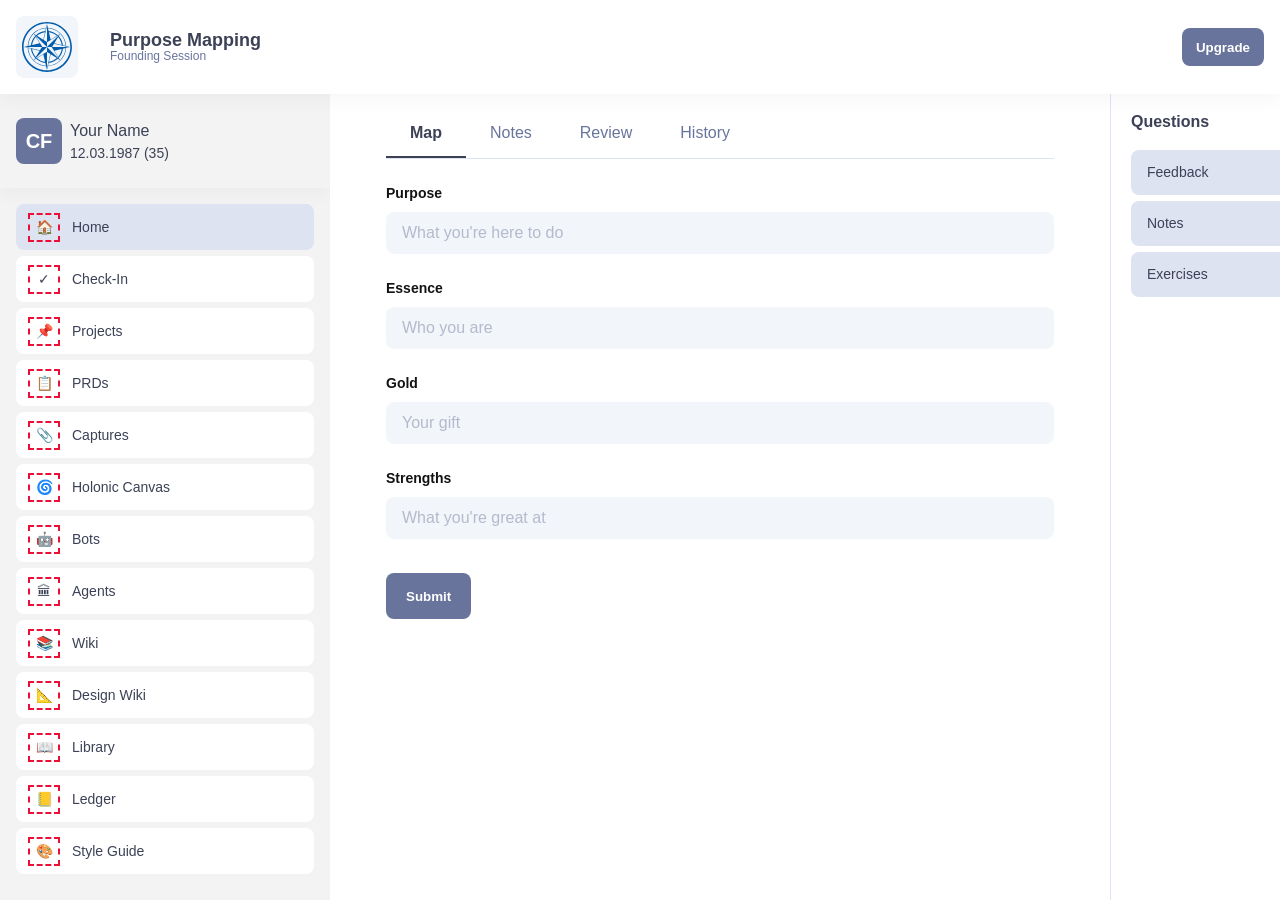
<file: web/_template-product.html>
<!DOCTYPE html>
<html lang="en" data-theme="grey">
<head>
<meta charset="utf-8">
<meta name="viewport" content="width=device-width, initial-scale=1">
<title>Product page template — Purpose.ai</title>
<link rel="stylesheet" href="shell.css">
</head>
<!--
  Product page template. Mobile-first; expands to Nataliia's 330·780·330 + 94px
  header at >=1100px. Links ONE file (shell.css), which pulls in tokens.css.
  Copy this file, change the markup inside <main class="body">, done.
  Red-dashed = BLANKS still needed from Nataliia: real icons + dark-mode colours.
  (Logo is now real — from the 2023 brandbook.)
-->
<body>

<header class="header">
  <button class="hamburger" aria-label="Menu">
    <svg viewBox="0 0 24 24" fill="none" stroke="currentColor" stroke-width="2"><line x1="3" y1="6" x2="21" y2="6"/><line x1="3" y1="12" x2="21" y2="12"/><line x1="3" y1="18" x2="21" y2="18"/></svg>
  </button>
  <div class="logo"><img src="logos/Blue_compass.svg" alt="Purpose.ai"></div>
  <div class="brand">Purpose Mapping<span class="sub">Founding Session</span></div>
  <div class="spacer"></div>
  <button class="upgrade">Upgrade</button>
</header>

<div class="scrim"></div>

<div class="shell">
  <!-- LEFT MENU -->
  <aside class="lmenu">
    <div class="profile">
      <div class="avatar">CF</div>
      <div>
        <div class="pname">Your Name</div>
        <div class="pdob">12.03.1987 (35)</div>
      </div>
    </div>
    <nav class="nav">
      <a class="active"><span class="ico blank" title="BLANK — emoji placeholder, need real icons">&#127968;</span>Home</a>
      <a><span class="ico blank">&#10003;</span>Check-In</a>
      <a><span class="ico blank">&#128204;</span>Projects</a>
      <a><span class="ico blank">&#128203;</span>PRDs</a>
      <a><span class="ico blank">&#128206;</span>Captures</a>
      <a><span class="ico blank">&#127744;</span>Holonic Canvas</a>
      <a><span class="ico blank">&#129302;</span>Bots</a>
      <a><span class="ico blank">&#127963;</span>Agents</a>
      <a><span class="ico blank">&#128218;</span>Wiki</a>
      <a><span class="ico blank">&#128208;</span>Design Wiki</a>
      <a><span class="ico blank">&#128214;</span>Library</a>
      <a><span class="ico blank">&#128210;</span>Ledger</a>
      <a><span class="ico blank">&#127912;</span>Style Guide</a>
    </nav>
  </aside>

  <!-- CENTER BODY -->
  <main class="body">
    <div class="tabs">
      <div class="tab active">Map</div>
      <div class="tab">Notes</div>
      <div class="tab">Review</div>
      <div class="tab">History</div>
    </div>
    <div class="field"><label>Purpose</label><input placeholder="What you're here to do"></div>
    <div class="field"><label>Essence</label><input placeholder="Who you are"></div>
    <div class="field"><label>Gold</label><input placeholder="Your gift"></div>
    <div class="field"><label>Strengths</label><input placeholder="What you're great at"></div>
    <button class="submit">Submit</button>
  </main>

  <!-- RIGHT MENU -->
  <aside class="rmenu">
    <h3>Questions</h3>
    <div class="sec">Feedback</div>
    <div class="sec">Notes</div>
    <div class="sec">Exercises</div>
  </aside>
</div>

<script>
  const b = document.body;
  document.querySelector('.hamburger').onclick = () => b.classList.toggle('menu-open');
  document.querySelector('.scrim').onclick = () => b.classList.remove('menu-open');
</script>
</body>
</html>
</file>
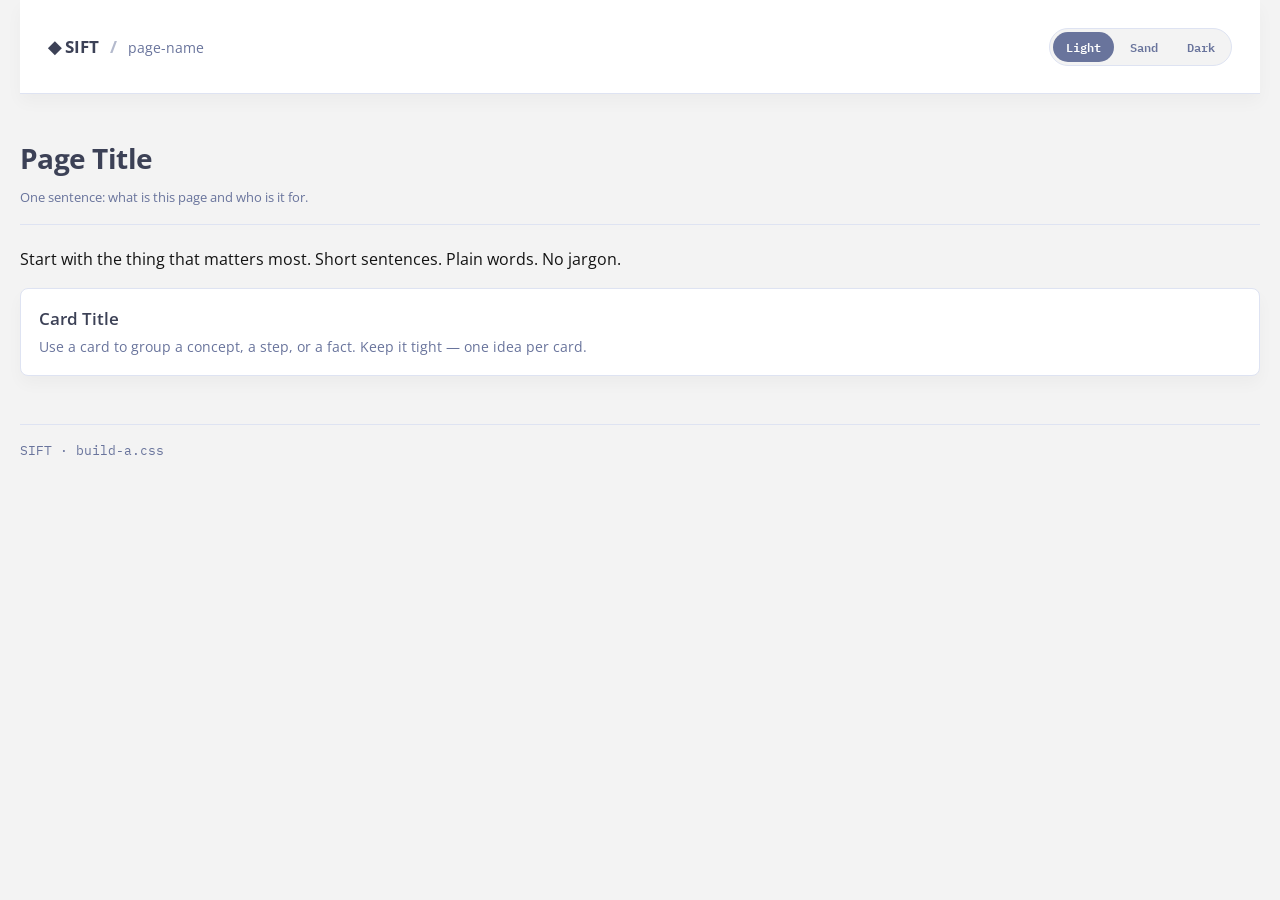
<file: web/_template.html>
<!-- Copy me → rename → fill between the CONTENT markers. Calm/product voice. See DESIGN.md. -->
<!doctype html>
<html lang="en">
<head>
<meta charset="utf-8">
<meta name="viewport" content="width=device-width, initial-scale=1">
<title>Page Title · SIFT</title>
<link rel="stylesheet" href="build-a.css">
</head>
<body>

<div class="appbar">
  <div class="brand">◆ SIFT <span class="slash">/</span> <span class="sub">page-name</span></div>
  <div class="tt" id="tt">
    <button data-set="light">Light</button>
    <button data-set="sand">Sand</button>
    <button data-set="dark">Dark</button>
  </div>
</div>

<div class="doc">

<!-- CONTENT START -->

<header>
  <h1>Page Title</h1>
  <div class="meta">One sentence: what is this page and who is it for.</div>
</header>

<p>Start with the thing that matters most. Short sentences. Plain words. No jargon.</p>

<div class="card">
  <h3>Card Title</h3>
  <p style="margin:4px 0 0;color:var(--color-text-secondary);font-size:14px">Use a card to group a concept, a step, or a fact. Keep it tight — one idea per card.</p>
</div>

<!-- CONTENT END -->

<footer class="meta" style="margin-top:48px;padding-top:16px;border-top:1px solid var(--color-border)">SIFT · build-a.css</footer>

</div>

<script>
function setTheme(t){if(t==="light")document.documentElement.removeAttribute("data-theme");else document.documentElement.setAttribute("data-theme",t);
  localStorage.setItem("sift-theme",t);[...document.querySelectorAll("#tt button")].forEach(b=>b.classList.toggle("on",b.dataset.set===t));}
[...document.querySelectorAll("#tt button")].forEach(b=>b.onclick=()=>setTheme(b.dataset.set));
setTheme(localStorage.getItem("sift-theme")||"light");
</script>
</body>
</html>
</file>
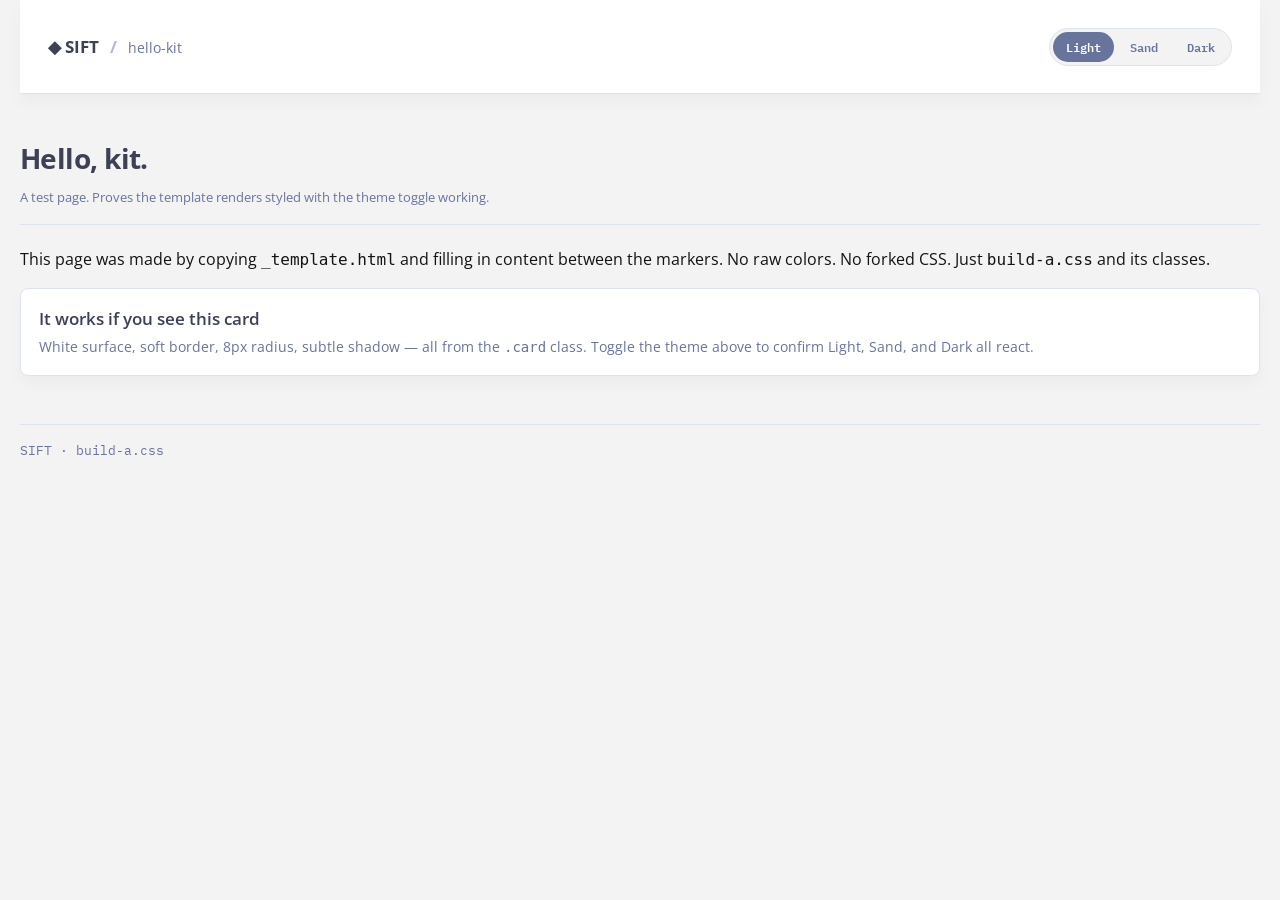
<file: web/_test-page.html>
<!-- Copy me → rename → fill between the CONTENT markers. Calm/product voice. See DESIGN.md. -->
<!doctype html>
<html lang="en">
<head>
<meta charset="utf-8">
<meta name="viewport" content="width=device-width, initial-scale=1">
<title>Hello, kit · SIFT</title>
<link rel="stylesheet" href="build-a.css">
</head>
<body>

<div class="appbar">
  <div class="brand">◆ SIFT <span class="slash">/</span> <span class="sub">hello-kit</span></div>
  <div class="tt" id="tt">
    <button data-set="light">Light</button>
    <button data-set="sand">Sand</button>
    <button data-set="dark">Dark</button>
  </div>
</div>

<div class="doc">

<!-- CONTENT START -->

<header>
  <h1>Hello, kit.</h1>
  <div class="meta">A test page. Proves the template renders styled with the theme toggle working.</div>
</header>

<p>This page was made by copying <code>_template.html</code> and filling in content between the markers. No raw colors. No forked CSS. Just <code>build-a.css</code> and its classes.</p>

<div class="card">
  <h3>It works if you see this card</h3>
  <p style="margin:4px 0 0;color:var(--color-text-secondary);font-size:14px">White surface, soft border, 8px radius, subtle shadow — all from the <code>.card</code> class. Toggle the theme above to confirm Light, Sand, and Dark all react.</p>
</div>

<!-- CONTENT END -->

<footer class="meta" style="margin-top:48px;padding-top:16px;border-top:1px solid var(--color-border)">SIFT · build-a.css</footer>

</div>

<script>
function setTheme(t){if(t==="light")document.documentElement.removeAttribute("data-theme");else document.documentElement.setAttribute("data-theme",t);
  localStorage.setItem("sift-theme",t);[...document.querySelectorAll("#tt button")].forEach(b=>b.classList.toggle("on",b.dataset.set===t));}
[...document.querySelectorAll("#tt button")].forEach(b=>b.onclick=()=>setTheme(b.dataset.set));
setTheme(localStorage.getItem("sift-theme")||"light");
</script>
</body>
</html>
</file>
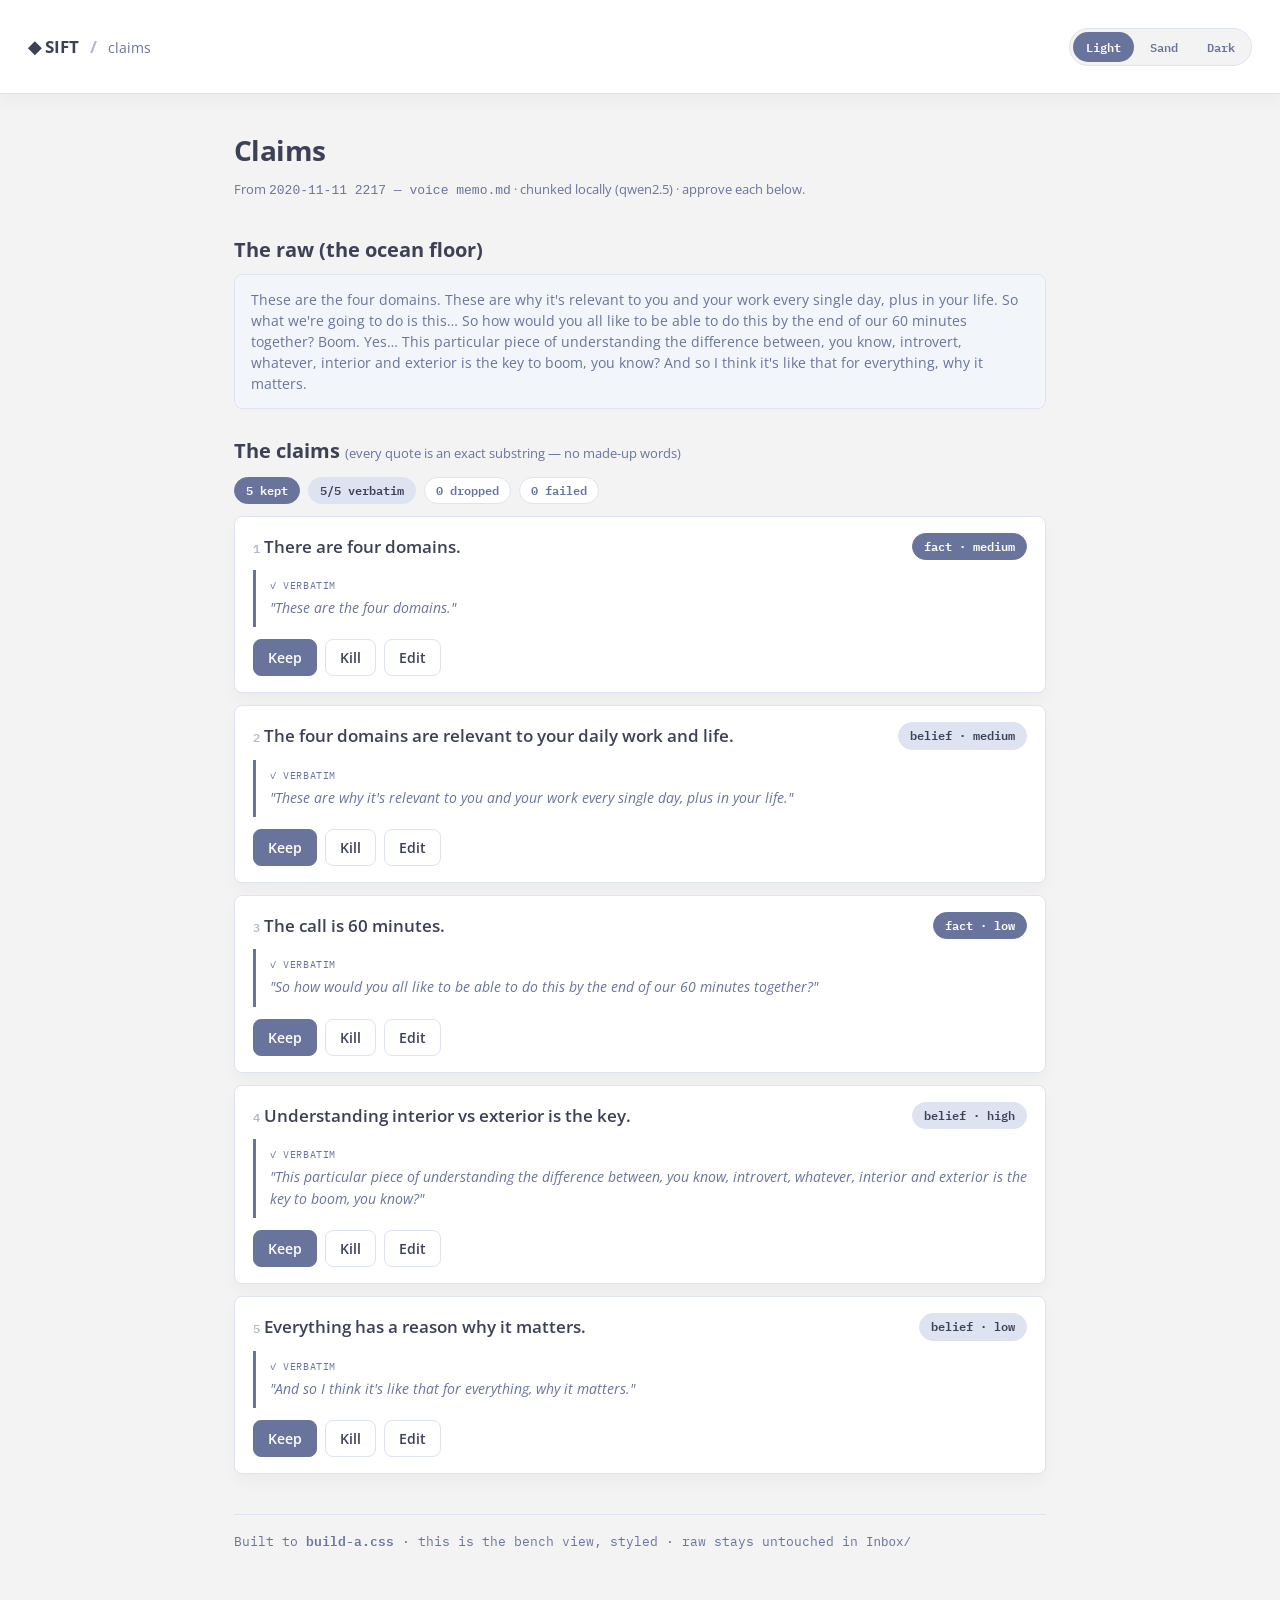
<file: web/claims.html>
<!doctype html>
<html lang="en">
<head>
<meta charset="utf-8">
<meta name="viewport" content="width=device-width, initial-scale=1">
<title>Claims · SIFT</title>
<link rel="stylesheet" href="build-a.css">
<style>
  body{padding:0}
  .doc{max-width:860px;margin:0 auto;padding:0 24px 80px}
  .raw{background:var(--color-bg-input);border:1px solid var(--color-border);border-radius:var(--radius-md);
    padding:14px 16px;color:var(--color-text-secondary);font-size:14px;line-height:1.5}
  .gates{display:flex;gap:8px;flex-wrap:wrap;margin:10px 0 4px}
  .claim{margin:12px 0}
  .claim .top{display:flex;align-items:flex-start;justify-content:space-between;gap:12px}
  .claim h3{margin:0;font-size:17px;color:var(--color-text-heading)}
  .quote{margin:10px 0 0;padding:8px 0 8px 14px;border-left:3px solid var(--color-accent);
    color:var(--color-text-secondary);font-size:14px;font-style:italic}
  .quote .vmark{font-style:normal;font-family:var(--mono);font-size:10px;text-transform:uppercase;
    color:var(--color-accent);letter-spacing:.06em;display:block;margin-bottom:3px}
  .acts{display:flex;gap:8px;margin-top:12px}
  .n{font-family:var(--mono);color:var(--color-placeholder);font-size:12px;min-width:20px}
</style>
</head>
<body>
<div class="appbar">
  <div class="brand">◆ SIFT <span class="slash">/</span> <span class="sub">claims</span></div>
  <div class="tt" id="tt">
    <button data-set="light">Light</button>
    <button data-set="sand">Sand</button>
    <button data-set="dark">Dark</button>
  </div>
</div>

<div class="doc">
  <header style="border:0;padding:26px 0 6px">
    <h1>Claims</h1>
    <div class="meta">From <code>2020-11-11 2217 — voice memo.md</code> · chunked locally (qwen2.5) · approve each below.</div>
  </header>

  <h2>The raw (the ocean floor)</h2>
  <div class="raw">These are the four domains. These are why it's relevant to you and your work every single day, plus in your life. So what we're going to do is this… So how would you all like to be able to do this by the end of our 60 minutes together? Boom. Yes… This particular piece of understanding the difference between, you know, introvert, whatever, interior and exterior is the key to boom, you know? And so I think it's like that for everything, why it matters.</div>

  <h2>The claims <span class="meta" style="font-weight:400">(every quote is an exact substring — no made-up words)</span></h2>
  <div class="gates">
    <span class="pill solid">5 kept</span>
    <span class="pill soft">5/5 verbatim</span>
    <span class="pill">0 dropped</span>
    <span class="pill">0 failed</span>
  </div>

  <div id="list"></div>

  <footer>Built to <a href="styleguide.html">build-a.css</a> · this is the bench view, styled · raw stays untouched in <code>Inbox/</code></footer>
</div>

<script>
const claims = [
  {t:"There are four domains.", q:"These are the four domains.", k:"fact", c:"medium"},
  {t:"The four domains are relevant to your daily work and life.", q:"These are why it's relevant to you and your work every single day, plus in your life.", k:"belief", c:"medium"},
  {t:"The call is 60 minutes.", q:"So how would you all like to be able to do this by the end of our 60 minutes together?", k:"fact", c:"low"},
  {t:"Understanding interior vs exterior is the key.", q:"This particular piece of understanding the difference between, you know, introvert, whatever, interior and exterior is the key to boom, you know?", k:"belief", c:"high"},
  {t:"Everything has a reason why it matters.", q:"And so I think it's like that for everything, why it matters.", k:"belief", c:"low"},
];
const pillClass = k => k==="fact" ? "solid" : "soft";
document.getElementById("list").innerHTML = claims.map((c,i)=>`
  <div class="card claim">
    <div class="top">
      <h3><span class="n">${i+1}</span> ${c.t}</h3>
      <span class="pill ${pillClass(c.k)}">${c.k} · ${c.c}</span>
    </div>
    <div class="quote"><span class="vmark">✓ verbatim</span>"${c.q}"</div>
    <div class="acts">
      <button class="primary">Keep</button>
      <button>Kill</button>
      <button>Edit</button>
    </div>
  </div>`).join("");

function setTheme(t){if(t==="light")document.documentElement.removeAttribute("data-theme");else document.documentElement.setAttribute("data-theme",t);
  localStorage.setItem("sift-theme",t);[...document.querySelectorAll("#tt button")].forEach(b=>b.classList.toggle("on",b.dataset.set===t));}
[...document.querySelectorAll("#tt button")].forEach(b=>b.onclick=()=>setTheme(b.dataset.set));
setTheme(localStorage.getItem("sift-theme")||"light");
</script>
</body>
</html>
</file>
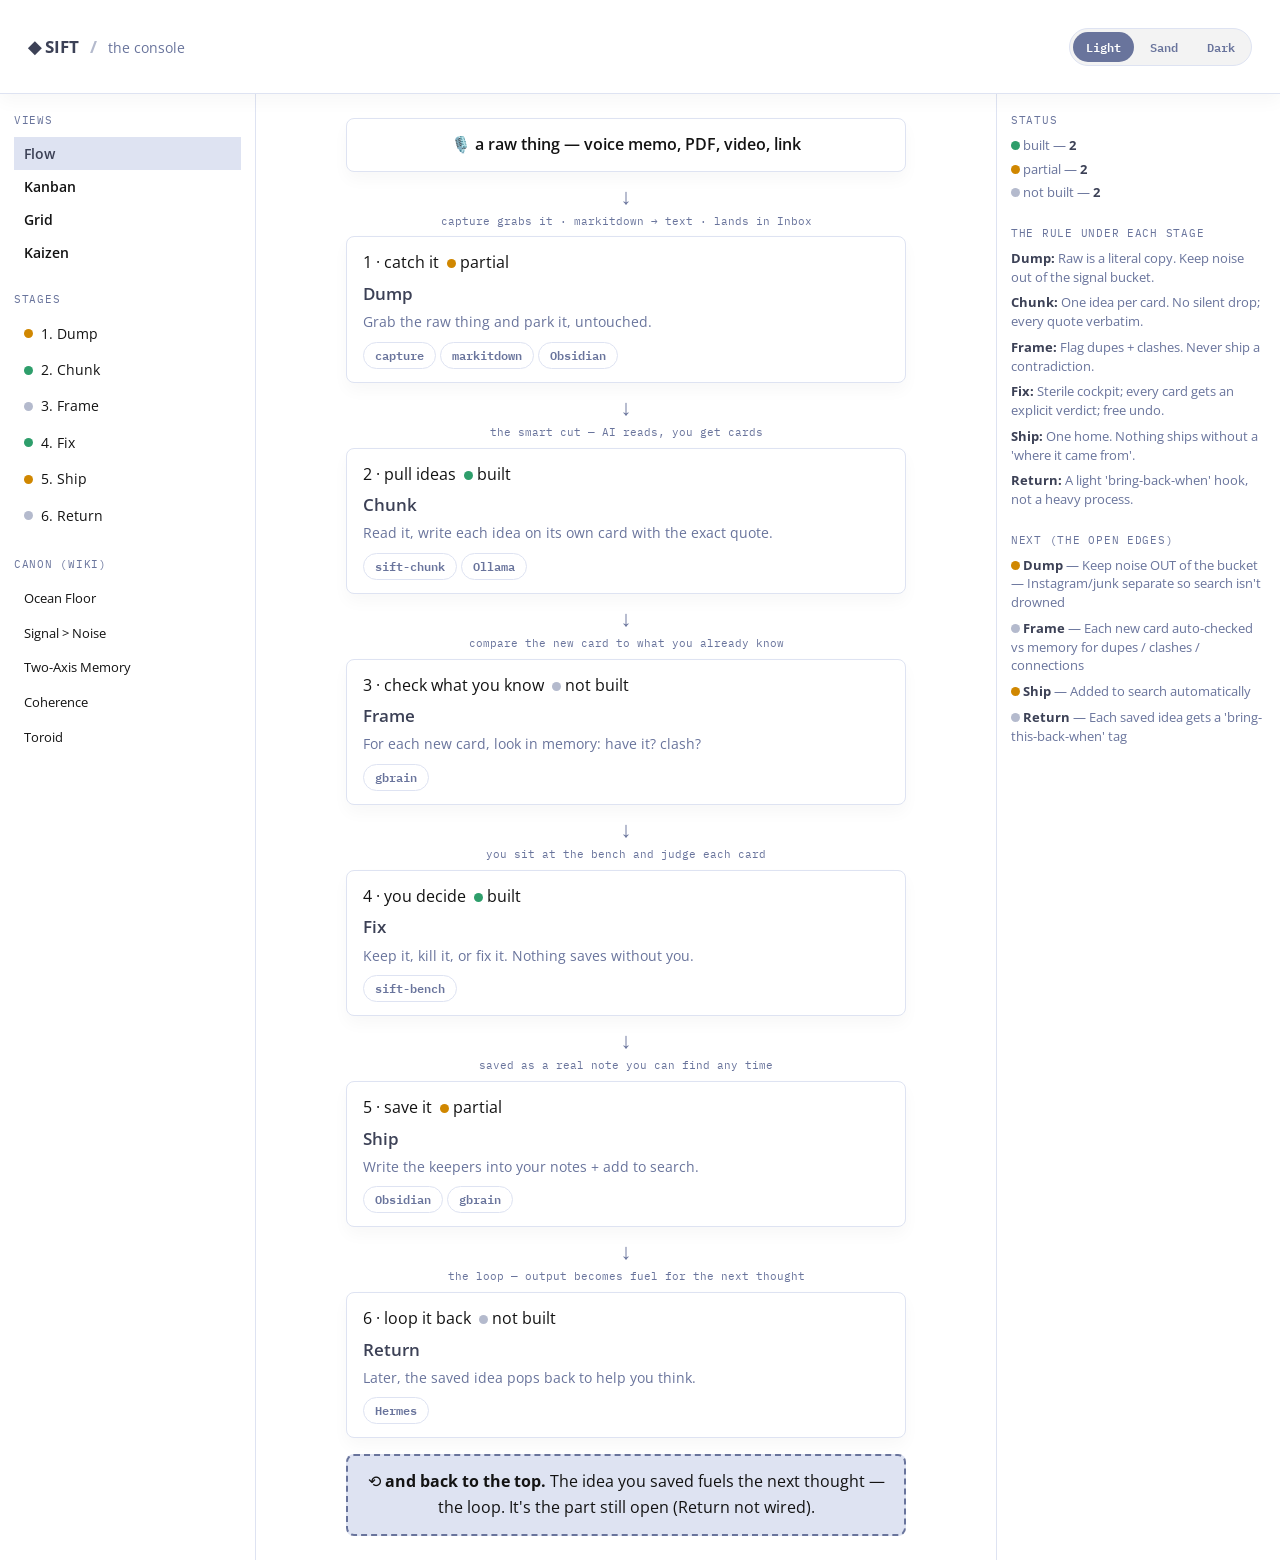
<file: web/sift.html>
<!doctype html>
<html lang="en">
<head>
<meta charset="utf-8">
<meta name="viewport" content="width=device-width, initial-scale=1">
<title>SIFT — the console</title>
<link rel="stylesheet" href="build-a.css">
<style>
  body{padding:0;background:var(--color-bg-page)}
  .dot{display:inline-block;width:9px;height:9px;border-radius:50%;flex:0 0 9px}
  .st-built{background:#2e9e6b}.st-partial{background:#d08700}.st-gap{background:#b4bacd}
  /* flow */
  .flow{max-width:560px;margin:0 auto}
  .fbox{background:var(--color-bg-surface,var(--color-bg-page));border:1px solid var(--color-border);border-radius:var(--radius-md);box-shadow:var(--shadow-subtle);padding:13px 16px}
  .farr{text-align:center;color:var(--color-accent);font-size:22px;margin:6px 0}
  .farr small{display:block;font-family:var(--mono);color:var(--color-text-secondary);font-size:11px}
  .loop{margin-top:16px;border:2px dashed var(--color-accent);border-radius:var(--radius-md);background:var(--color-bg-menu-active);padding:13px 16px;text-align:center;color:var(--color-text)}
  /* kanban */
  .kb{display:flex;gap:12px;overflow-x:auto;padding-bottom:14px}
  .kcol{flex:0 0 220px;background:var(--color-bg-menu);border:1px solid var(--color-border);border-radius:var(--radius-md);padding:10px}
  .kcol h4{margin:0 0 2px;font-size:15px;color:var(--color-text-heading);display:flex;gap:7px;align-items:center}
  .kcol .sub{font-size:11.5px;color:var(--color-text-secondary);margin-bottom:10px}
  .kcard{background:var(--color-bg-page);border:1px solid var(--color-border);border-radius:6px;padding:8px 10px;margin-bottom:7px;font-size:13px;color:var(--color-text)}
  /* grid */
  .scroll{overflow-x:auto}
  table.m{min-width:1000px;font-size:13px}
  table.m thead th{width:16%}
  .ttier{font-family:var(--mono);font-weight:600;font-size:11px;background:var(--color-bg-page);color:var(--color-text-heading)}
  table.m td ul{margin:0;padding-left:15px}table.m td li{margin:3px 0}
  /* kaizen */
  .kz{display:flex;flex-direction:column;gap:10px}
  .kzh{display:grid;grid-template-columns:150px 1fr 1fr;font-family:var(--mono);font-size:11px;text-transform:uppercase;letter-spacing:.05em;color:var(--color-text-secondary);padding:0 4px}
  .kzrow{display:grid;grid-template-columns:150px 1fr 1fr;border:1px solid var(--color-border);border-radius:var(--radius-md);overflow:hidden;background:var(--color-bg-page)}
  .kzrow>div{padding:11px 14px}
  .kzrow .name{background:var(--color-bg-menu);border-right:1px solid var(--color-border);font-weight:600;color:var(--color-text-heading);display:flex;gap:7px;align-items:flex-start}
  .kzrow .have{border-right:1px solid var(--color-border)}
  .have ul,.next ul{margin:4px 0 0;padding-left:16px;font-size:13px}.next b{color:var(--color-accent)}
</style>
</head>
<body>

<div class="appbar">
  <div class="brand">◆ SIFT <span class="slash">/</span> <span class="sub">the console</span></div>
  <div class="tt" id="tt">
    <button data-set="light">Light</button>
    <button data-set="sand">Sand</button>
    <button data-set="dark">Dark</button>
  </div>
</div>

<div class="app">
  <!-- LEFT MENU -->
  <aside class="menu left">
    <section>
      <div class="mh">Views</div>
      <div id="viewnav"></div>
    </section>
    <section>
      <div class="mh">Stages</div>
      <div id="stagenav"></div>
    </section>
    <section>
      <div class="mh">Canon (wiki)</div>
      <div id="canonnav"></div>
    </section>
  </aside>

  <!-- BODY -->
  <main class="bodywrap"><div id="view"></div></main>

  <!-- RIGHT MENU -->
  <aside class="menu right">
    <section>
      <div class="mh">Status</div>
      <div class="note" id="legend"></div>
    </section>
    <section>
      <div class="mh">The rule under each stage</div>
      <div class="note" id="rules"></div>
    </section>
    <section>
      <div class="mh">Next (the open edges)</div>
      <div class="note" id="next"></div>
    </section>
  </aside>
</div>

<script>
// ── ONE SOURCE OF TRUTH ───────────────────────────────────────────────
const STAGES=[
 {n:1,name:"Dump",tag:"catch it",status:"partial",what:"Grab the raw thing and park it, untouched.",
  tools:["capture","markitdown","Obsidian"],canon:["Ocean Floor","Signal > Noise"],
  carry:"capture grabs it · markitdown → text · lands in Inbox",
  rule:"Raw is a literal copy. Keep noise out of the signal bucket.",
  must:["Raw → Inbox untouched (exact copy)","Any source (PDF, video) → text first","Keep noise OUT of the bucket — Instagram/junk separate so search isn't drowned"],
  nice:["Auto-file raw after it's distilled","One-tap capture from phone"],
  far:["Every source wired (Drive, iCloud, email), auto-pulled"]},
 {n:2,name:"Chunk",tag:"pull ideas",status:"built",what:"Read it, write each idea on its own card with the exact quote.",
  tools:["sift-chunk","Ollama"],canon:["Signal > Noise"],
  carry:"the smart cut — AI reads, you get cards",
  rule:"One idea per card. No silent drop; every quote verbatim.",
  must:["Each idea → card + exact quote + how important","Verbatim check + NO silent drop","Rules tunable in the bench"],
  nice:["Temperature + slice-size knobs in bench","Salience you trust","'Touches who the user IS' = its own class"],
  far:["Nested ideas, unlimited depth (Morphogenetic Density)"]},
 {n:3,name:"Frame",tag:"check what you know",status:"gap",what:"For each new card, look in memory: have it? clash?",
  tools:["gbrain"],canon:["Two-Axis Memory","Coherence"],
  carry:"compare the new card to what you already know",
  rule:"Flag dupes + clashes. Never ship a contradiction.",
  must:["Each new card auto-checked vs memory for dupes / clashes / connections"],
  nice:["Show where-it-came-from + clash flags in the bench"],
  far:["Whole-brain consistency scan; contradictions surface on their own"]},
 {n:4,name:"Fix",tag:"you decide",status:"built",what:"Keep it, kill it, or fix it. Nothing saves without you.",
  tools:["sift-bench"],canon:["Signal > Noise"],
  carry:"you sit at the bench and judge each card",
  rule:"Sterile cockpit; every card gets an explicit verdict; free undo.",
  must:["The bench shows each card","Keep / kill / fix + free undo","Sterile cockpit — no new inputs mid-decision"],
  nice:["Batch the easy yes/no's; real tensions one at a time"],
  far:["The rig pre-sorts the obvious ones"]},
 {n:5,name:"Ship",tag:"save it",status:"partial",what:"Write the keepers into your notes + add to search.",
  tools:["Obsidian","gbrain"],canon:["Two-Axis Memory"],
  carry:"saved as a real note you can find any time",
  rule:"One home. Nothing ships without a 'where it came from'.",
  must:["Keepers → ONE notes home + a note of where it came from","Added to search automatically"],
  nice:["Show the delta (what changed)","Retire the duplicate folders"],
  far:["Auto-mapped into a connected web (graphify)"]},
 {n:6,name:"Return",tag:"loop it back",status:"gap",what:"Later, the saved idea pops back to help you think.",
  tools:["Hermes"],canon:["Toroid"],
  carry:"the loop — output becomes fuel for the next thought",
  rule:"A light 'bring-back-when' hook, not a heavy process.",
  must:["Each saved idea gets a 'bring-this-back-when' tag","Hermes surfaces it in the right future chat"],
  nice:["Pops up on its own at the right moment"],
  far:["Proposes NEW connections from what loops back — gets smarter as it feeds itself"]},
];
const ST={built:"built",partial:"partial",gap:"not built"};
const esc=s=>s.replace(/&/g,"&amp;").replace(/</g,"&lt;").replace(/>/g,"&gt;");
const dot=s=>`<span class="dot st-${s}"></span>`;
const pills=(a,c)=>a.map(x=>`<span class="pill ${c||''}">${esc(x)}</span>`).join(" ");

// ── VIEWS ─────────────────────────────────────────────────────────────
function flow(){let h='<div class="flow"><div class="fbox" style="text-align:center;font-weight:600">🎙️ a raw thing — voice memo, PDF, video, link</div>';
  STAGES.forEach(s=>{h+=`<div class="farr">↓<small>${esc(s.carry)}</small></div>
   <div class="fbox" id="s${s.n}"><div class="mh" style="margin:0 0 4px">${s.n} · ${esc(s.tag)} &nbsp;${dot(s.status)} ${ST[s.status]}</div>
   <h3>${esc(s.name)}</h3><p style="margin:2px 0 8px;font-size:14px;color:var(--color-text-secondary)">${esc(s.what)}</p>${pills(s.tools)}</div>`;});
  return h+'<div class="loop">⟲ <b>and back to the top.</b> The idea you saved fuels the next thought — the loop. It\'s the part still open (Return not wired).</div></div>';}
function kanban(){let h='<div class="kb">';
  STAGES.forEach(s=>{h+=`<div class="kcol" id="s${s.n}"><h4>${dot(s.status)} ${s.n}. ${esc(s.name)}</h4><div class="sub">${esc(s.tag)} · ${ST[s.status]}</div>`;
   s.must.forEach(m=>h+=`<div class="kcard">${esc(m)}</div>`);
   h+=`<div class="mh" style="margin:8px 0 4px">tools</div>${pills(s.tools)}</div>`;});
  return h+'</div>';}
function grid(){const row=k=>STAGES.map(s=>`<td><ul>${s[k].map(x=>`<li>${esc(x)}</li>`).join("")}</ul></td>`).join("");
  return `<div class="scroll"><table class="m"><thead><tr><th></th>`+STAGES.map(s=>`<th>${s.n} · ${esc(s.name)}</th>`).join("")+
   `</tr></thead><tbody><tr><td class="ttier" style="color:var(--color-accent)">MUST</td>${row("must")}</tr>
    <tr><td class="ttier">NICE</td>${row("nice")}</tr><tr><td class="ttier">FAR OUT</td>${row("far")}</tr></tbody></table></div>`;}
function kaizen(){let h='<div class="kz"><div class="kzh"><div>Stage</div><div>✓ what we have</div><div>→ next to improve</div></div>';
  STAGES.forEach(s=>{const have=s.status==="built"?s.must:(s.status==="partial"?s.must.slice(0,1):[]);
   const next=s.status==="built"?s.nice.slice(0,1):s.must.filter(m=>!have.includes(m));
   h+=`<div class="kzrow" id="s${s.n}"><div class="name">${dot(s.status)}<div>${s.n}. ${esc(s.name)}<div class="mh" style="font-weight:400;margin-top:3px">${ST[s.status]}</div></div></div>
    <div class="have">${have.length?`<ul>${have.map(x=>`<li>${esc(x)}</li>`).join("")}</ul>`:'<span class="mh">nothing yet</span>'}</div>
    <div class="next"><ul>${next.map(x=>`<li><b>${esc(x)}</b></li>`).join("")}</ul></div></div>`;});
  return h+'</div>';}
const VIEWS={Flow:flow,Kanban:kanban,Grid:grid,Kaizen:kaizen};
let curView="Flow";
function show(v){curView=v;document.getElementById("view").innerHTML=VIEWS[v]();
  [...document.querySelectorAll('#viewnav .mi')].forEach(b=>b.classList.toggle("on",b.dataset.v===v));}

// ── LEFT MENU ─────────────────────────────────────────────────────────
const vn=document.getElementById("viewnav");
Object.keys(VIEWS).forEach(v=>{const b=document.createElement("button");b.className="mi";b.dataset.v=v;b.textContent=v;b.onclick=()=>show(v);vn.appendChild(b);});
document.getElementById("stagenav").innerHTML=STAGES.map(s=>`<div class="mi" onclick="jump(${s.n})">${dot(s.status)} ${s.n}. ${esc(s.name)}</div>`).join("");
const allCanon=[...new Set(STAGES.flatMap(s=>s.canon))];
document.getElementById("canonnav").innerHTML=allCanon.map(c=>`<div class="mi" style="font-size:13px">${esc(c)}</div>`).join("");
function jump(n){if(curView!=="Flow"&&curView!=="Kanban"&&curView!=="Kaizen")show("Flow");
  const el=document.getElementById("s"+n);if(el){el.scrollIntoView({behavior:"smooth",block:"center"});el.style.outline="2px solid var(--color-accent)";setTimeout(()=>el.style.outline="",1400);}}

// ── RIGHT MENU ────────────────────────────────────────────────────────
const cnt=k=>STAGES.filter(s=>s.status===k).length;
document.getElementById("legend").innerHTML=
 `<div><span class="dot st-built"></span> built — <b>${cnt("built")}</b></div>
  <div style="margin-top:5px"><span class="dot st-partial"></span> partial — <b>${cnt("partial")}</b></div>
  <div style="margin-top:5px"><span class="dot st-gap"></span> not built — <b>${cnt("gap")}</b></div>`;
document.getElementById("rules").innerHTML=STAGES.map(s=>`<div style="margin-bottom:7px"><b>${esc(s.name)}:</b> ${esc(s.rule)}</div>`).join("");
document.getElementById("next").innerHTML=STAGES.filter(s=>s.status!=="built").map(s=>`<div style="margin-bottom:7px">${dot(s.status)} <b>${esc(s.name)}</b> — ${esc((s.status==="gap"?s.must[0]:s.must.find(m=>m.includes("noise"))||s.must[s.must.length-1]))}</div>`).join("");

// ── THEME TOGGLE ──────────────────────────────────────────────────────
function setTheme(t){
  if(t==="light")document.documentElement.removeAttribute("data-theme");
  else document.documentElement.setAttribute("data-theme",t);
  localStorage.setItem("sift-theme",t);
  [...document.querySelectorAll("#tt button")].forEach(b=>b.classList.toggle("on",b.dataset.set===t));
}
[...document.querySelectorAll("#tt button")].forEach(b=>b.onclick=()=>setTheme(b.dataset.set));
setTheme(localStorage.getItem("sift-theme")||"light");
show("Flow");
</script>
</body>
</html>
</file>
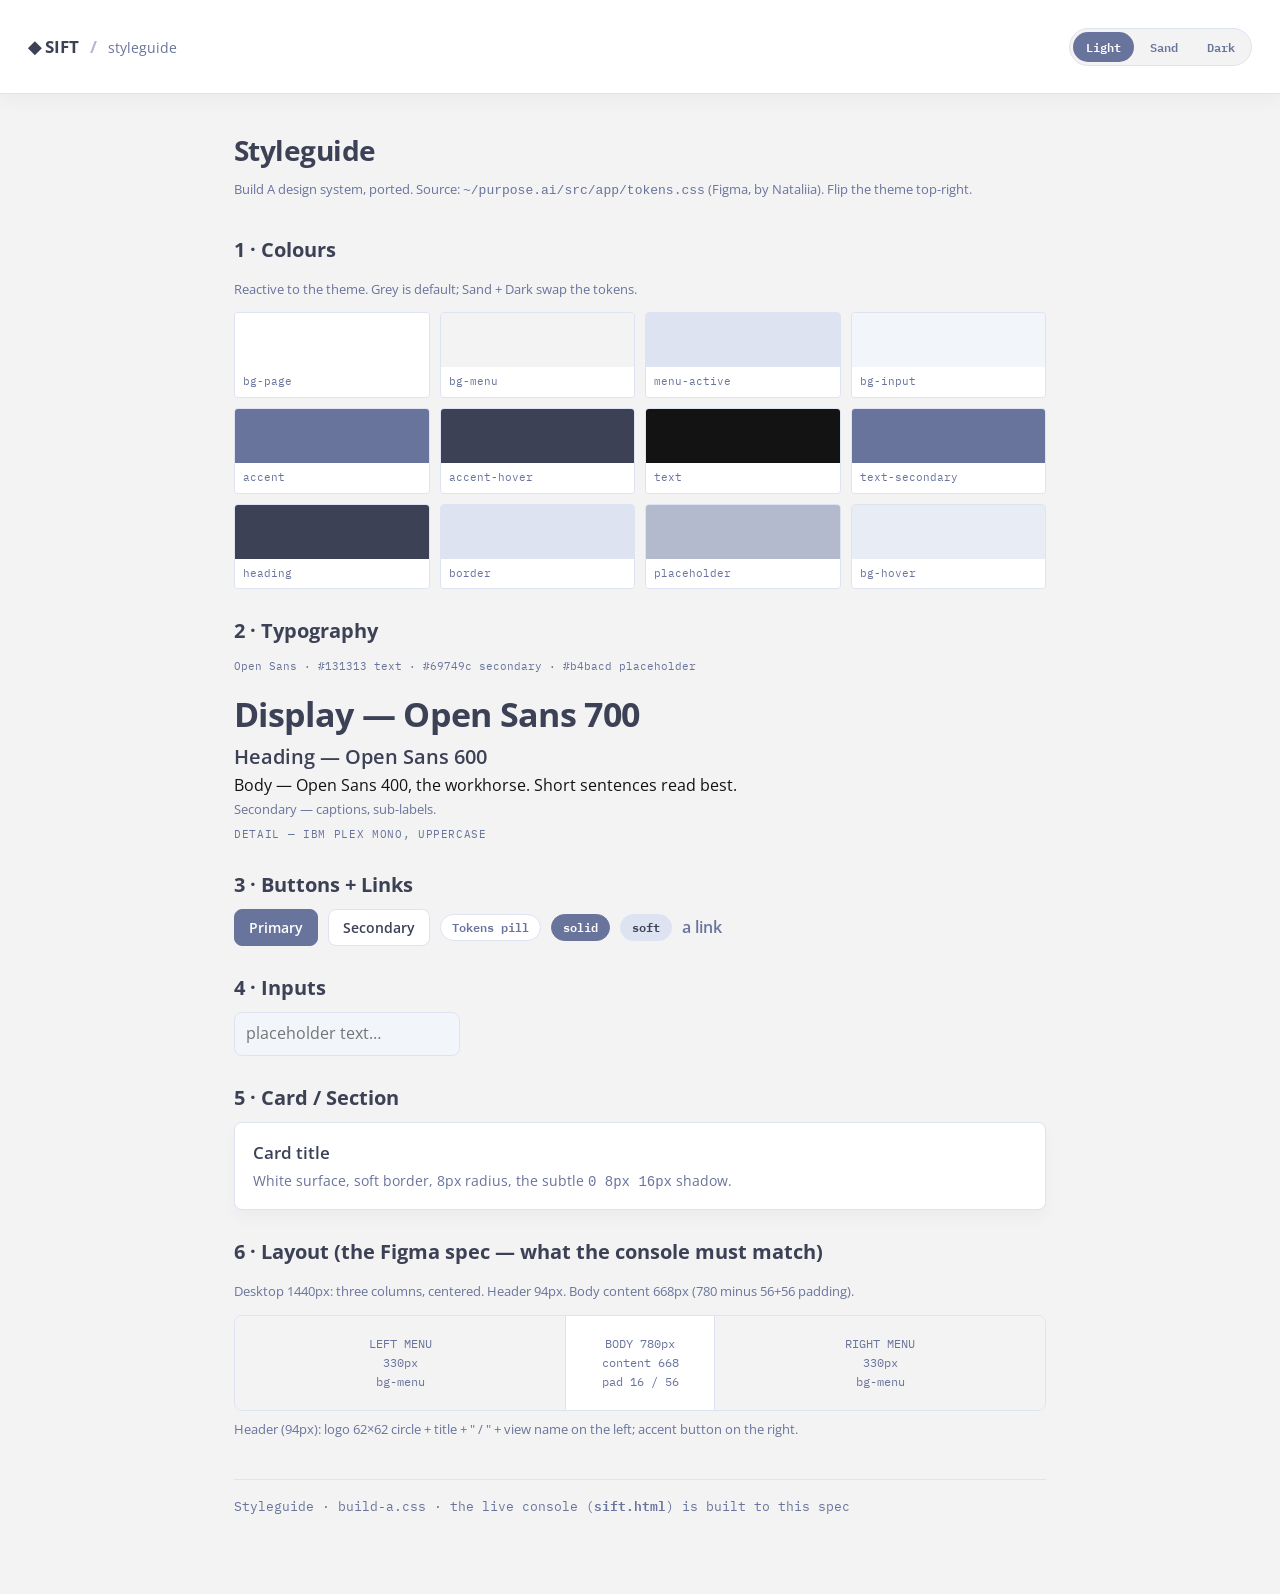
<file: web/styleguide.html>
<!doctype html>
<html lang="en">
<head>
<meta charset="utf-8">
<meta name="viewport" content="width=device-width, initial-scale=1">
<title>Styleguide · SIFT</title>
<link rel="stylesheet" href="build-a.css">
<style>
  body{padding:0}
  .doc{max-width:860px;margin:0 auto;padding:0 24px 80px}
  .sw{display:grid;grid-template-columns:repeat(4,1fr);gap:10px;margin:8px 0}
  .swatch{border:1px solid var(--color-border);border-radius:var(--radius-sm);overflow:hidden;font-size:11px}
  .swatch .chip{height:54px}
  .swatch .lbl{padding:6px 8px;font-family:var(--mono);color:var(--color-text-secondary);background:var(--color-bg-page)}
  .row{display:flex;gap:10px;flex-wrap:wrap;align-items:center;margin:8px 0}
  input.demo{padding:8px 11px;border:1px solid var(--color-border);border-radius:var(--radius-md);background:var(--color-bg-input);color:var(--color-text);min-width:220px;font:inherit}
  .layout-spec{display:grid;grid-template-columns:330px 1fr 330px;gap:0;border:1px solid var(--color-border);border-radius:var(--radius-md);overflow:hidden;font-family:var(--mono);font-size:12px;color:var(--color-text-secondary)}
  .layout-spec>div{padding:18px 12px;text-align:center}
  .layout-spec .m{background:var(--color-bg-menu)}
  .layout-spec .b{background:var(--color-bg-page);border-left:1px solid var(--color-border);border-right:1px solid var(--color-border)}
</style>
</head>
<body>
<div class="appbar">
  <div class="brand">◆ SIFT <span class="slash">/</span> <span class="sub">styleguide</span></div>
  <div class="tt" id="tt">
    <button data-set="light">Light</button>
    <button data-set="sand">Sand</button>
    <button data-set="dark">Dark</button>
  </div>
</div>

<div class="doc">
<header style="border:0;padding:26px 0 6px">
  <h1>Styleguide</h1>
  <div class="meta">Build A design system, ported. Source: <code>~/purpose.ai/src/app/tokens.css</code> (Figma, by Nataliia). Flip the theme top-right.</div>
</header>

<h2>1 · Colours</h2>
<p class="meta">Reactive to the theme. Grey is default; Sand + Dark swap the tokens.</p>
<div class="sw">
  <div class="swatch"><div class="chip" style="background:var(--color-bg-page)"></div><div class="lbl">bg-page</div></div>
  <div class="swatch"><div class="chip" style="background:var(--color-bg-menu)"></div><div class="lbl">bg-menu</div></div>
  <div class="swatch"><div class="chip" style="background:var(--color-bg-menu-active)"></div><div class="lbl">menu-active</div></div>
  <div class="swatch"><div class="chip" style="background:var(--color-bg-input)"></div><div class="lbl">bg-input</div></div>
  <div class="swatch"><div class="chip" style="background:var(--color-accent)"></div><div class="lbl">accent</div></div>
  <div class="swatch"><div class="chip" style="background:var(--color-accent-hover)"></div><div class="lbl">accent-hover</div></div>
  <div class="swatch"><div class="chip" style="background:var(--color-text)"></div><div class="lbl">text</div></div>
  <div class="swatch"><div class="chip" style="background:var(--color-text-secondary)"></div><div class="lbl">text-secondary</div></div>
  <div class="swatch"><div class="chip" style="background:var(--color-text-heading)"></div><div class="lbl">heading</div></div>
  <div class="swatch"><div class="chip" style="background:var(--color-border)"></div><div class="lbl">border</div></div>
  <div class="swatch"><div class="chip" style="background:var(--color-placeholder)"></div><div class="lbl">placeholder</div></div>
  <div class="swatch"><div class="chip" style="background:var(--color-bg-hover)"></div><div class="lbl">bg-hover</div></div>
</div>

<h2>2 · Typography</h2>
<p style="font-family:var(--mono);font-size:11px;color:var(--color-text-secondary)">Open Sans · #131313 text · #69749c secondary · #b4bacd placeholder</p>
<div style="font-size:34px;font-weight:700;color:var(--color-text-heading);letter-spacing:-.02em">Display — Open Sans 700</div>
<div style="font-size:20px;font-weight:600;color:var(--color-text-heading)">Heading — Open Sans 600</div>
<div style="font-size:16px;color:var(--color-text)">Body — Open Sans 400, the workhorse. Short sentences read best.</div>
<div style="font-size:13px;color:var(--color-text-secondary)">Secondary — captions, sub-labels.</div>
<div class="label" style="margin-top:6px">Detail — IBM Plex Mono, uppercase</div>

<h2>3 · Buttons + Links</h2>
<div class="row">
  <button class="primary">Primary</button>
  <button>Secondary</button>
  <span class="pill">Tokens pill</span>
  <span class="pill solid">solid</span>
  <span class="pill soft">soft</span>
  <a href="#">a link</a>
</div>

<h2>4 · Inputs</h2>
<div class="row"><input class="demo" placeholder="placeholder text…"></div>

<h2>5 · Card / Section</h2>
<div class="card"><h3>Card title</h3><p style="margin:4px 0 0;color:var(--color-text-secondary);font-size:14px">White surface, soft border, 8px radius, the subtle <code>0 8px 16px</code> shadow.</p></div>

<h2>6 · Layout (the Figma spec — what the console must match)</h2>
<p class="meta">Desktop 1440px: three columns, centered. Header 94px. Body content 668px (780 minus 56+56 padding).</p>
<div class="layout-spec">
  <div class="m">LEFT MENU<br>330px<br>bg-menu</div>
  <div class="b">BODY 780px<br>content 668<br>pad 16 / 56</div>
  <div class="m">RIGHT MENU<br>330px<br>bg-menu</div>
</div>
<p class="meta" style="margin-top:8px">Header (94px): logo 62×62 circle + title + " / " + view name on the left; accent button on the right.</p>

<footer>Styleguide · build-a.css · the live console (<a href="sift.html">sift.html</a>) is built to this spec</footer>
</div>

<script>
function setTheme(t){if(t==="light")document.documentElement.removeAttribute("data-theme");else document.documentElement.setAttribute("data-theme",t);
  localStorage.setItem("sift-theme",t);[...document.querySelectorAll("#tt button")].forEach(b=>b.classList.toggle("on",b.dataset.set===t));}
[...document.querySelectorAll("#tt button")].forEach(b=>b.onclick=()=>setTheme(b.dataset.set));
setTheme(localStorage.getItem("sift-theme")||"light");
</script>
</body>
</html>
</file>
<file: web/tokens.css>
/* ============================================================
   GENERATED — do not hand-edit.
   Verbatim copy of purpose.ai/src/app/tokens.css (the one source of truth).
   To update: re-copy that file here. See web/sync-tokens.sh.
   ------------------------------------------------------------
   PMAP Design Tokens — Framed from dwiki (19 chunk nodes)
   Source: Figma file IellKKRe68vhPHpL35Apl8 (2026 PMAP)
   Generated: 2026-02-25
   ============================================================ */

/* ============================================================
   1. COLOUR — Grey palette (default)
   dwiki node: colour → grey_palette
   ============================================================ */
:root {
  /* --- Semantic colour --- */
  --color-text:             #131313;
  --color-text-secondary:   #69749c;
  --color-text-heading:     #3c4156;
  --color-text-disabled:    #b4bacd;

  --color-accent:           #69749c;
  --color-accent-hover:     #3c4156;

  --color-bg-page:          #ffffff;
  --color-bg-surface:       #ffffff;
  --color-bg-input:         #f2f5f9;
  --color-bg-hover:         #e8ecf4;
  --color-bg-disabled:      #f3f3f3;
  --color-bg-tab:           #f2f5f9;
  --color-bg-menu:          #f3f3f3;
  --color-bg-menu-active:   #dee3f2;

  --color-border:           #dee3f2;
  --color-border-input:     #69749c;
  --color-border-hover:     #e8ecf4;
  --color-border-tab-active:#3c4156;
  --color-border-tab-inactive:#373960;

  --color-placeholder:      #b4bacd;

  --color-error:            #eb0f37;
  --color-error-tint:       #fef3f6;

  --color-white:            #ffffff;
  --color-deep-navy:        #373960;
  --color-checkbox-fill:    #3c4156;
  --color-tab-badge-bg:     #373960;

  /* --- Raw palette (for direct use) --- */
  --grey-131313: #131313;
  --grey-373960: #373960;
  --grey-3c4156: #3c4156;
  --grey-69749c: #69749c;
  --grey-b4bacd: #b4bacd;
  --grey-dadeef: #dadeef;
  --grey-dee3f2: #dee3f2;
  --grey-e8ecf4: #e8ecf4;
  --grey-eb0f37: #eb0f37;
  --grey-f2f5f9: #f2f5f9;
  --grey-f3f3f3: #f3f3f3;
  --grey-fef3f6: #fef3f6;
  --grey-ffffff: #ffffff;


  /* ============================================================
     2. TYPOGRAPHY
     dwiki node: typography
     ============================================================ */
  --font-family:       'Open Sans', sans-serif;
  --font-weight-light:  300;
  --font-weight-regular:400;
  --font-weight-semi:   600;
  --font-weight-extra:  800;
  --letter-spacing:     0;

  /* Type scale: --type-{size}-{lineHeight}-{weight} */
  /* H1 */    --type-40-48: 40px/48px;
  /* H2 */    --type-36-44: 36px/44px;
  /* H3 */    --type-32-40: 32px/40px;
  /* H3.5 */  --type-30-38: 30px/38px;
  /* H4 */    --type-28-36: 28px/36px;
  /* H5 */    --type-24-32: 24px/32px;
  /* Sub */   --type-20-28: 20px/28px;
  /* Large */ --type-18-26: 18px/26px;
  /* Body */  --type-16-24: 16px/24px;
  /* Small */ --type-14-22: 14px/22px;
  /* Cap */   --type-12-20: 12px/20px;
  /* Micro */ --type-10-18: 10px/18px;


  /* ============================================================
     3. SPACING
     dwiki node: spacing → gap_scale, padding_scale, margin_scale
     ============================================================ */
  --space-0:   0px;
  --space-1:   4px;
  --space-2:   8px;
  --space-2h:  10px;
  --space-3:   12px;
  --space-4:   16px;
  --space-5:   20px;
  --space-6:   24px;
  --space-8:   32px;
  --space-8h:  34px;
  --space-10:  40px;
  --space-14:  56px;

  /* Named gaps (from Figma component analysis) */
  --gap-icon-text:       4px;
  --gap-label-input:     8px;
  --gap-input-row:       8px;
  --gap-tab-inner:       10px;
  --gap-btn-group:       12px;
  --gap-section-inner:   16px;
  --gap-section:         24px;
  --gap-header-main:     32px;
  --gap-form-submit:     34px;
  --gap-nav-footer:      40px;
  --gap-two-column:      56px;


  /* ============================================================
     4. DIMENSIONS
     dwiki node: dimensions
     ============================================================ */
  /* Component widths */
  --w-counter-input:   49px;
  --w-count-btn:       60px;
  --w-logo:            62px;
  --w-bucket-input:    121px;
  --w-tab:             122px;
  --w-tab-triple:      207px;
  --w-body-triple:     217px;
  --w-notification:    280px;
  --w-menu-section:    298px;
  --w-two-col-field:   306px;
  --w-panel-side:      330px;
  --w-plan-default:    320px;
  --w-plan-selected:   360px;
  --w-body-content:    668px;
  --w-body-panel:      780px;
  --w-notes-panel:     960px;
  --w-desktop:         1440px;

  /* Component heights */
  --h-counter-input:   30px;
  --h-notification-btn:36px;
  --h-secondary-btn:   38px;
  --h-primary-input:   42px;
  --h-social-btn:      44px;
  --h-primary-btn:     46px;
  --h-tab:             48px;
  --h-support-btn:     56px;
  --h-logo:            62px;
  --h-header:          94px;

  /* Icon sizes */
  --icon-xs:           16px;
  --icon-sm:           20px;
  --icon-md:           24px;
  --icon-lg:           32px;
  --icon-touch-target: 36px;

  /* Avatar/logo */
  --avatar-menu:       46px;
  --logo-outer:        62px;
  --logo-inner:        48px;


  /* ============================================================
     5. BORDERS
     dwiki node: borders
     ============================================================ */
  /* Radii */
  --radius-xs:    2px;   /* checkbox */
  --radius-sm:    4px;   /* colour swatch, sticker badge */
  --radius-menu:  6px;   /* menu sub-items */
  --radius-md:    8px;   /* buttons, inputs, cards, tabs, snackbar, sections */
  --radius-plan:  9px;   /* plan card selected */
  --radius-pill: 100px;  /* tab score badge, stepper circles, review dots */
  --radius-circle:200px; /* notification btn, FAB, support btn */
  --radius-full: 300px;  /* social button */

  /* Widths */
  --border-w-default:  1px;
  --border-w-tab:      2px;
  --border-w-checkbox: 1.5px;
  --border-w-plan:     1.125px;


  /* ============================================================
     6. EFFECTS
     dwiki node: effects
     ============================================================ */
  /* Elevation scale */
  --shadow-0:      none;
  --shadow-subtle: 0 8px 16px rgba(0,0,0,0.03);   /* header, menu, chat panel */
  --shadow-glow:   0 8px 40px rgba(255,255,255,1);  /* selected plan card */

  /* Blur */
  --blur-plan:     4px;  /* blurred/locked plan cards */


  /* ============================================================
     7. LAYOUT
     dwiki node: layout
     ============================================================ */
  /* Desktop 3-column */
  --layout-left:     330px;
  --layout-center:   780px;
  --layout-right:    330px;
  --layout-total:    1440px;

  /* Body padding */
  --body-pad-y:      16px;
  --body-pad-x:      56px;

  /* Breakpoints (for reference — use @media directly) */
  /* XS: 0–599     (4 col, 16dp margins)  */
  /* TabS: 600–904  (8 col, 32dp margins)  */
  /* TabM: 905–1239 (12 col, 32dp margins) */
  /* LapS: 1240–1439(12 col, 32dp margins) */
  /* LapM: 1440+    (12 col, 32dp margins) */


  /* ============================================================
     8. MOTION
     dwiki node: motion
     ============================================================ */
  --ease-default:  cubic-bezier(0.4, 0, 0.2, 1);
  --ease-in:       cubic-bezier(0.4, 0, 1, 1);
  --ease-out:      cubic-bezier(0, 0, 0.2, 1);
  --duration-fast:   100ms;
  --duration-normal: 150ms;
  --duration-slow:   200ms;
  --duration-slower:  300ms;


  /* ============================================================
     9. Z-INDEX
     ============================================================ */
  --z-base:     0;
  --z-dropdown: 100;
  --z-sticky:   200;
  --z-modal-bg: 300;
  --z-modal:    400;
  --z-toast:    500;
  --z-tooltip:  600;
}


/* ============================================================
   10. SAND THEME — from Figma page 3 node 19:57037
   dwiki node: colour → sand_palette_figma
   ============================================================ */
[data-theme="sand"] {
  --color-text:             #131313;
  --color-text-secondary:   #3f3029;
  --color-text-heading:     #3f3029;
  --color-text-disabled:    #d9d9d9;

  --color-accent:           #3e5b93;
  --color-accent-hover:     #3b302a;

  --color-bg-page:          #f9f6ee;
  --color-bg-surface:       #fdfaf4;
  --color-bg-input:         #e7eaef;
  --color-bg-hover:         #f0e7d4;
  --color-bg-disabled:      #d9d9d9;
  --color-bg-tab:           #f0e7d4;
  --color-bg-menu:          #f0e7d4;
  --color-bg-menu-active:   #e4dfdc;

  --color-border:           #e4dfdc;
  --color-border-input:     #3e5b93;
  --color-border-hover:     #e4dfdd;
  --color-border-tab-active:#3f3029;
  --color-border-tab-inactive:#3b302a;

  --color-placeholder:      #5b4941;

  --color-error:            #eb0f37;
  --color-error-tint:       #fef3f6;

  --color-white:            #ffffff;
  --color-deep-navy:        #2e231f;
  --color-checkbox-fill:    #3f3029;
  --color-tab-badge-bg:     #2e231f;
}


/* ============================================================
   COMPONENT TOKENS
   Derived from dwiki nodes: buttons, inputs, navigation,
   cards, feedback, badges, forms, icons, dividers, states
   ============================================================ */

/* ============================================================
   11. BUTTONS
   dwiki node: buttons (8 variants × 6 states)
   Pattern: hover = pressed = focused (except notification)
   ============================================================ */
:root {
  /* Primary */
  --btn-primary-h:           46px;
  --btn-primary-r:           8px;
  --btn-primary-px:          20px;
  --btn-primary-py:          12px;
  --btn-primary-font:        600;
  --btn-primary-bg:          #69749c;
  --btn-primary-text:        #ffffff;
  --btn-primary-bg-hover:    #3c4156;
  --btn-primary-text-hover:  #ffffff;
  --btn-primary-bg-disabled: #f3f3f3;
  --btn-primary-text-disabled:#b4bacd;

  /* Secondary (outlined) */
  --btn-secondary-h:           38px;
  --btn-secondary-r:           8px;
  --btn-secondary-px:          20px;
  --btn-secondary-py:          8px;
  --btn-secondary-font:        400;
  --btn-secondary-bg:          #ffffff;
  --btn-secondary-text:        #3c4156;
  --btn-secondary-stroke:      #3c4156;
  --btn-secondary-bg-hover:    #f2f5f9;
  --btn-secondary-text-hover:  #3c4156;
  --btn-secondary-stroke-hover:#3c4156;
  --btn-secondary-bg-disabled: #f3f3f3;
  --btn-secondary-text-disabled:#b4bacd;
  --btn-secondary-stroke-disabled:#f3f3f3;

  /* Count Filled */
  --btn-count-filled-size:        60px;
  --btn-count-filled-h:           46px;
  --btn-count-filled-r:           8px;
  --btn-count-filled-bg:          #69749c;
  --btn-count-filled-bg-hover:    #3c4156;
  --btn-count-filled-bg-disabled: #f3f3f3;

  /* Count Outlined */
  --btn-count-outlined-size:          60px;
  --btn-count-outlined-h:            46px;
  --btn-count-outlined-r:            8px;
  --btn-count-outlined-stroke:        #69749c;
  --btn-count-outlined-bg-hover:      #f2f5f9;
  --btn-count-outlined-stroke-hover:  #69749c;
  --btn-count-outlined-bg-disabled:   #f3f3f3;

  /* Notification */
  --btn-notification-size:    36px;
  --btn-notification-r:       200px;
  --btn-notification-bg:      transparent;
  --btn-notification-bg-hover:#e8ecf4;
  --btn-notification-stroke-pressed:#69749c;
  --btn-notification-bg-disabled:#f3f3f3;

  /* Social */
  --btn-social-size:          44px;
  --btn-social-r:             300px;
  --btn-social-bg:            #f2f5f9;
  --btn-social-bg-hover:      #e8ecf4;
  --btn-social-bg-disabled:   #f3f3f3;

  /* Support (FAB) */
  --btn-support-size:         56px;
  --btn-support-r:            200px;
  --btn-support-bg:           #69749c;
  --btn-support-bg-hover:     #3c4156;
  --btn-support-bg-disabled:  #f3f3f3;

  /* Checkbox */
  --checkbox-size:            16px;
  --checkbox-r:               2px;
  --checkbox-stroke:          #b4bacd;
  --checkbox-stroke-w:        1.5px;
  --checkbox-fill-selected:   #3c4156;
  --checkbox-check-colour:    #ffffff;
  --checkbox-label-font:      400;
  --checkbox-label-colour:    #131313;
  --checkbox-label-disabled:  #b4bacd;


  /* ============================================================
     12. INPUTS
     dwiki node: inputs (2 variants × 6 states)
     ============================================================ */
  /* Primary input */
  --input-h:                42px;
  --input-r:                8px;
  --input-px:               16px;
  --input-py:               4px;
  --input-bg:               #f2f5f9;
  --input-text:             #131313;
  --input-placeholder:      #b4bacd;
  --input-caret:            #131313;
  --input-icon-size:        40px;
  --input-bg-error:         #fef3f6;
  --input-text-error:       #eb0f37;
  --input-stroke-error:     #eb0f37;
  --input-bg-disabled:      #f3f3f3;
  --input-text-disabled:    #b4bacd;

  /* Secondary input (counter) */
  --input-counter-h:        30px;
  --input-counter-r:        8px;
  --input-counter-px:       12px;
  --input-counter-py:       4px;
  --input-counter-stroke:   #69749c;
  --input-counter-text:     #69749c;
  --input-counter-stroke-error:#eb0f37;
  --input-counter-text-error:  #eb0f37;
  --input-counter-stroke-disabled:#dee3f2;
  --input-counter-text-disabled:  #dee3f2;


  /* ============================================================
     13. NAVIGATION — Header, Menu, Tabs, FAB, Links
     dwiki node: navigation
     ============================================================ */
  /* Header */
  --header-h:               94px;
  --header-bg:              #ffffff;
  --header-pad:             16px;
  --header-logo-size:       62px;
  --header-brand-font:      600;
  --header-brand-size:      18px;
  --header-brand-colour:    #3c4156;
  --header-session-font:    600;
  --header-session-size:    16px;
  --header-session-colour:  #3c4156;

  /* Menu (left panel) */
  --menu-w:                 330px;
  --menu-bg:                #f3f3f3;
  --menu-section-h:         46px;
  --menu-section-r:         8px;
  --menu-section-px:        16px;
  --menu-section-py:        12px;
  --menu-section-font:      400;
  --menu-section-size:      14px;
  --menu-section-colour:    #3c4156;
  --menu-section-bg:        #ffffff;
  --menu-section-bg-active: #dee3f2;
  --menu-profile-h:         94px;
  --menu-profile-px:        16px;
  --menu-profile-py:        24px;

  /* Tabs */
  --tab-h:                  48px;
  --tab-px:                 24px;
  --tab-py:                 12px;
  --tab-active-font:        600;
  --tab-active-size:        16px;
  --tab-active-colour:      #3c4156;
  --tab-active-border:      #3c4156;
  --tab-inactive-font:      400;
  --tab-inactive-size:      16px;
  --tab-inactive-colour:    #69749c;
  --tab-inactive-border:    #373960;
  --tab-badge-bg:           #373960;
  --tab-badge-text:         #ffffff;
  --tab-badge-font:         600;
  --tab-badge-size:         14px;
  --tab-badge-h:            28px;
  --tab-badge-px:           12px;
  --tab-badge-r:            100px;
  --tab-badge-min-w:        36px;

  /* FAB Chat */
  --fab-size:               56px;
  --fab-r:                  200px;
  --fab-pad:                16px;
  --fab-bg:                 #69749c;
  --fab-bg-opened:          #3c4156;
  --fab-label-font:         600;
  --fab-label-size:         14px;
  --fab-label-colour:       #ffffff;
  --fab-panel-w:            330px;
  --fab-panel-h:            600px;

  /* Links */
  --link-primary-font:      600;
  --link-primary-size:      16px;
  --link-primary-colour:    #3c4156;
  --link-secondary-font:    400;
  --link-secondary-size:    12px;
  --link-secondary-colour:  #3c4156;
  --link-disabled-colour:   #dee3f2;

  /* Scrollbar */
  --scrollbar-w:            6px;


  /* ============================================================
     14. CARDS — Plans, Stickers, Notes, Reviews
     dwiki node: cards
     ============================================================ */
  /* Plan card — default */
  --plan-w:                 320px;
  --plan-h:                 436px;
  --plan-r:                 8px;
  --plan-bg:                #ffffff;
  --plan-title-size:        24px;
  --plan-title-weight:      800;
  --plan-title-colour:      #3c4156;
  --plan-desc-size:         14px;
  --plan-desc-weight:       400;
  --plan-desc-colour:       #3c4156;

  /* Plan card — selected */
  --plan-sel-w:             360px;
  --plan-sel-h:             488px;
  --plan-sel-r:             9px;
  --plan-sel-title-size:    28px;
  --plan-sel-title-colour:  #ffffff;

  /* Sticker badge */
  --sticker-h:              28px;
  --sticker-r:              4px;
  --sticker-px:             24px;
  --sticker-py:             4px;
  --sticker-font:           600;
  --sticker-size:           12px;
  --sticker-filled-bg:      #69749c;
  --sticker-filled-text:    #ffffff;
  --sticker-outlined-bg:    #ffffff;
  --sticker-outlined-text:  #3c4156;

  /* Notes panel */
  --notes-w:                960px;
  --notes-header-bg:        #dee3f2;
  --notes-header-h:         104px;
  --notes-header-pad:       12px 16px;
  --notes-body-bg:          #f3f3f3;
  --notes-body-pad:         0px 16px;

  /* Review carousel */
  --review-carousel-w:      1000px;
  --review-carousel-h:      326px;
  --review-dots-w:          108px;
  --review-dot-active:      12px;
  --review-dot-inactive:    8px;
  --review-dot-active-bg:   #3c4156;
  --review-dot-inactive-bg: #e8ecf4;


  /* ============================================================
     15. FEEDBACK — Progress bar, Progress report, Notifications
     dwiki node: feedback
     ============================================================ */
  /* Stepper / progress bar */
  --stepper-circle-size:    24px;
  --stepper-circle-r:       100px;
  --stepper-circle-pad:     4px;
  --stepper-bg-pending:     #ffffff;
  --stepper-bg-complete:    #3c4156;
  --stepper-num-font:       600;
  --stepper-num-size:       14px;
  --stepper-text-pending:   #b4bacd;
  --stepper-text-complete:  #3c4156;
  --stepper-text-size:      16px;
  --stepper-text-weight:    400;

  /* Progress report */
  --report-header-h:        46px;
  --report-header-bg:       #ffffff;
  --report-header-pad:      12px 16px;
  --report-body-bg:         #f3f3f3;
  --report-score-bg:        #69749c;
  --report-score-w:         298px;
  --report-score-r:         8px;
  --report-detail-w:        614px;
  --report-detail-r:        8px;

  /* Notification panel */
  --notif-panel-w:          320px;
  --notif-panel-h:          480px;
  --notif-panel-header-bg:  #ffffff;
  --notif-panel-body-r:     8px;
  --notif-panel-search:     288px;


  /* ============================================================
     16. FORMS — Layout patterns
     dwiki node: forms
     ============================================================ */
  --form-section-gap:       24px;
  --form-vertical-gap:      8px;
  --form-two-col-gap:       56px;
  --form-submit-gap:        34px;
  --form-label-font:        600;
  --form-label-size:        14px;
  --form-label-colour:      #131313;


  /* ============================================================
     17. ICONS
     dwiki node: icons
     ============================================================ */
  --icon-colour-default:    #69749c;
  --icon-colour-active:     #3c4156;
  --icon-colour-disabled:   #b4bacd;
  --icon-colour-on-primary: #ffffff;


  /* ============================================================
     18. DIVIDERS
     dwiki node: dividers
     ============================================================ */
  --divider-colour:         #e8ecf4;
  --divider-colour-alt:     #dee3f2;
  --divider-colour-heading: #b4bacd;
  --divider-w:              1px;


  /* ============================================================
     19. BADGES (non-tab)
     dwiki node: badges
     ============================================================ */
  --badge-sticker-w:        110px;
  --badge-sticker-h:        28px;
  --badge-sticker-r:        4px;
  --badge-dot-active-size:  12px;
  --badge-dot-inactive-size:8px;
  --badge-dot-active-bg:    #3c4156;
  --badge-dot-inactive-bg:  #e8ecf4;
}


/* ============================================================
   SECTIONS — Collapsible content areas
   dwiki node: layout → sections
   ============================================================ */
:root {
  --section-collapsed-h:    46px;
  --section-collapsed-bg:   #dee3f2;
  --section-collapsed-r:    8px;
  --section-collapsed-px:   16px;
  --section-collapsed-py:   12px;
  --section-collapsed-font: 400;
  --section-collapsed-size: 14px;
  --section-collapsed-colour:#3c4156;
  --section-expanded-bg:    #ffffff;
  --section-expanded-pad:   16px;
}
</file>
<file: web/shell.css>
/* ============================================================
   shell.css — the shared, extensible product shell + components.
   Link ONLY this file in a product page; it pulls in tokens.css.
   Mobile-first: stacks on a phone, expands to Nataliia's
   330 · 780 · 330 + 94px header on desktop (>=1100px).
   Every size/colour is a token from tokens.css — never a raw hex.
   ============================================================ */
@import url("tokens.css");

* { box-sizing: border-box; }
body {
  margin: 0; background: var(--color-bg-page); color: var(--color-text);
  font-family: var(--font-family); line-height: 1.5;
}
.blank { outline: 2px dashed var(--color-error); outline-offset: 2px; }

/* ---------- HEADER (mobile-first: slim 56px bar) ---------- */
.header {
  position: sticky; top: 0; z-index: 30;
  display: flex; align-items: center; gap: 12px;
  height: 56px; padding: 0 16px;
  background: var(--header-bg); box-shadow: var(--shadow-subtle);
}
.hamburger {
  width: 40px; height: 40px; margin-left: -8px; border: none; background: none;
  cursor: pointer; display: flex; align-items: center; justify-content: center;
  color: var(--color-text); flex-shrink: 0;
}
.hamburger svg { width: 24px; height: 24px; }
.logo {
  width: 36px; height: 36px; border-radius: 8px; flex-shrink: 0;
  display: flex; align-items: center; justify-content: center;
  background: var(--color-bg-input); overflow: hidden;
}
.logo img { width: 80%; height: 80%; object-fit: contain; }
.brand { font-weight: var(--header-brand-font); font-size: 16px; color: var(--header-brand-colour); line-height: 1.15; }
.brand .sub { display: block; font-size: 12px; font-weight: 400; color: var(--color-text-secondary); }
.header .spacer { flex: 1; }
.upgrade {
  height: 38px; border: none; border-radius: var(--btn-primary-r);
  padding: 0 14px; font-weight: var(--btn-primary-font);
  background: var(--btn-primary-bg); color: var(--btn-primary-text);
  font-family: inherit; cursor: pointer; flex-shrink: 0;
}

/* ---------- SHELL (mobile: single stacked column) ---------- */
.shell { display: flex; flex-direction: column; }

/* ---------- LEFT MENU (mobile: off-canvas drawer) ---------- */
.scrim {
  position: fixed; inset: 0; z-index: 40; background: rgba(0,0,0,.4);
  opacity: 0; pointer-events: none; transition: opacity .25s ease;
}
body.menu-open .scrim { opacity: 1; pointer-events: auto; }
.lmenu {
  position: fixed; top: 0; left: 0; height: 100dvh; width: 280px; z-index: 50;
  background: var(--menu-bg); transform: translateX(-100%);
  transition: transform .25s ease; overflow-y: auto;
  display: flex; flex-direction: column;
}
body.menu-open .lmenu { transform: none; }
.profile { display: flex; align-items: center; gap: 8px; padding: 24px 16px; box-shadow: var(--shadow-subtle); }
.avatar {
  width: var(--avatar-menu); height: var(--avatar-menu); border-radius: 8px;
  background: var(--color-text-secondary); color: #fff;
  display: flex; align-items: center; justify-content: center;
  font-weight: 600; font-size: 20px; flex-shrink: 0;
}
.pname { font-size: 16px; color: var(--color-text-heading); }
.pdob { font-size: 14px; font-weight: 300; color: var(--color-text-heading); }
.nav { display: flex; flex-direction: column; gap: 6px; padding: 16px; }
.nav a {
  display: flex; align-items: center; gap: 16px;
  height: var(--menu-section-h); padding: 0 var(--menu-section-px);
  border-radius: var(--menu-section-r); background: var(--menu-section-bg);
  font-size: var(--menu-section-size); font-weight: var(--menu-section-font);
  color: var(--menu-section-colour); text-decoration: none;
}
.nav a.active { background: var(--menu-section-bg-active); }
.nav .ico { width: var(--icon-md); text-align: center; flex-shrink: 0; }

/* ---------- BODY (center content) ---------- */
.body { padding: 16px 20px; }
.tabs { display: flex; overflow-x: auto; border-bottom: 1px solid var(--color-border); margin-bottom: var(--gap-section); }
.tab {
  height: var(--tab-h); padding: 0 var(--tab-px); display: flex; align-items: center;
  white-space: nowrap; font-size: var(--tab-inactive-size); color: var(--tab-inactive-colour);
  cursor: pointer; border-bottom: var(--border-w-tab) solid transparent;
}
.tab.active { color: var(--tab-active-colour); font-weight: var(--tab-active-font); border-bottom-color: var(--tab-active-border); }
.field { margin-bottom: var(--form-section-gap); }
.field label { display: block; font-weight: var(--form-label-font); font-size: var(--form-label-size); color: var(--form-label-colour); margin-bottom: var(--form-vertical-gap); }
.field input {
  width: 100%; height: var(--input-h); border-radius: var(--input-r);
  padding: 0 var(--input-px); background: var(--input-bg); color: var(--input-text);
  border: none; font-family: inherit; font-size: 16px;
}
.field input::placeholder { color: var(--input-placeholder); }
.submit {
  margin-top: 10px; height: var(--btn-primary-h); border: none; border-radius: var(--btn-primary-r);
  padding: 0 var(--btn-primary-px); font-weight: var(--btn-primary-font);
  background: var(--btn-primary-bg); color: var(--btn-primary-text);
  font-family: inherit; cursor: pointer;
}

/* ---------- RIGHT MENU (mobile: stacked below body) ---------- */
.rmenu { padding: 16px 20px; border-top: 1px solid var(--color-border); }
.rmenu h3 { font-size: 16px; color: var(--color-text-heading); margin: 0 0 16px; }
.rmenu .sec {
  background: var(--section-collapsed-bg); border-radius: var(--section-collapsed-r);
  padding: var(--section-collapsed-py) var(--section-collapsed-px); margin-bottom: 6px;
  font-size: var(--section-collapsed-size); color: var(--section-collapsed-colour);
}

/* ============================================================
   DESKTOP — >=1100px: full 94px header + 330·780·330 grid
   ============================================================ */
@media (min-width: 1100px) {
  .hamburger { display: none; }
  .scrim { display: none; }
  .header { height: var(--header-h); gap: var(--gap-header-main); }
  .logo { width: var(--header-logo-size); height: var(--header-logo-size); }
  .brand { font-size: var(--header-brand-size); }

  .shell {
    display: grid;
    grid-template-columns: var(--layout-left) var(--layout-center) var(--layout-right);
    width: var(--layout-total); margin: 0 auto;
    min-height: calc(100vh - var(--header-h));
  }
  .lmenu { position: static; transform: none; width: auto; height: auto; z-index: auto; }
  .body { padding: var(--body-pad-y) var(--body-pad-x); }
  .rmenu { border-top: none; border-left: 1px solid var(--color-border); }
}
</file>
<file: web/build-a.css>
/* build-a.css — Build A styleguide, ported to the rig.
   Source of truth: ~/purpose.ai/src/app/tokens.css (370 Figma-derived tokens).
   This is the trimmed set the blog needs: palette, type, radii, shadow, components. */
@import url('https://fonts.googleapis.com/css2?family=Open+Sans:ital,wght@0,400;0,600;0,700;1,400&family=IBM+Plex+Mono:wght@400;600&display=swap');

:root{
  /* text */
  --color-text:#131313;
  --color-text-secondary:#69749c;
  --color-text-heading:#3c4156;
  --color-text-disabled:#b4bacd;
  /* accent + state */
  --color-accent:#69749c;
  --color-accent-hover:#3c4156;
  /* surfaces */
  --color-bg-page:#ffffff;
  --color-bg-input:#f2f5f9;
  --color-bg-hover:#e8ecf4;
  --color-bg-menu:#f3f3f3;
  --color-bg-menu-active:#dee3f2;
  --color-border:#dee3f2;
  --color-placeholder:#b4bacd;
  /* radii */
  --radius-sm:4px; --radius-md:8px; --radius-pill:100px;
  /* shadow */
  --shadow-subtle:0 8px 16px rgba(0,0,0,0.03);
  --font:'Open Sans',-apple-system,BlinkMacSystemFont,sans-serif;
  --mono:'IBM Plex Mono',ui-monospace,Menlo,monospace;
}

*{box-sizing:border-box}
body{font-family:var(--font);font-size:16px;line-height:1.6;color:var(--color-text);
  background:var(--color-bg-menu);margin:0;padding:0 20px 100px}
.wrap{max-width:760px;margin:0 auto}
.wide{max-width:1180px;margin:0 auto}

a{color:var(--color-accent);text-decoration:none;font-weight:600}
a:hover{color:var(--color-accent-hover);text-decoration:underline}

header{padding:34px 0 16px;margin-bottom:22px;border-bottom:1px solid var(--color-border)}
.home{font-size:13px;color:var(--color-text-secondary);font-family:var(--mono)}
h1{font-size:28px;font-weight:700;color:var(--color-text-heading);letter-spacing:-.02em;margin:8px 0 6px}
h2{font-size:20px;font-weight:700;color:var(--color-text-heading);margin:26px 0 8px}
h3{font-size:17px;font-weight:600;color:var(--color-text-heading);margin:0 0 4px}
.meta{color:var(--color-text-secondary);font-size:13px}
.big{font-size:18px;line-height:1.7}

/* detail label — Build A monospace uppercase */
.label{font-family:var(--mono);font-size:11px;text-transform:uppercase;letter-spacing:.06em;color:var(--color-text-secondary)}

/* card / section — white, soft border, 8px, subtle shadow */
.card{background:var(--color-bg-page);border:1px solid var(--color-border);
  border-radius:var(--radius-md);box-shadow:var(--shadow-subtle);padding:16px 18px;margin:0 0 14px}

/* pill (the Build A "Tokens" pill / chips) */
.pill{display:inline-block;font-family:var(--mono);font-size:12px;font-weight:600;
  border:1px solid var(--color-border);border-radius:var(--radius-pill);
  padding:3px 11px;color:var(--color-accent);background:var(--color-bg-page)}
.pill.solid{background:var(--color-accent);color:#fff;border-color:var(--color-accent)}
.pill.soft{background:var(--color-bg-menu-active);color:var(--color-text-heading);border-color:var(--color-border)}

/* buttons */
button,.btn{font-family:var(--font);font-size:14px;font-weight:600;border:1px solid var(--color-border);
  background:var(--color-bg-page);color:var(--color-text-heading);border-radius:var(--radius-md);
  padding:8px 14px;cursor:pointer}
button:hover,.btn:hover{background:var(--color-bg-hover)}
button.primary,.btn.primary{background:var(--color-accent);color:#fff;border-color:var(--color-accent)}

/* tables / matrix */
table{border-collapse:collapse;width:100%;font-size:14px}
th,td{border:1px solid var(--color-border);padding:10px 12px;text-align:left;vertical-align:top}
thead th{background:var(--color-accent);color:#fff;font-weight:600}

footer{margin-top:40px;padding-top:16px;border-top:1px solid var(--color-border);
  color:var(--color-text-secondary);font-size:12.5px;font-family:var(--mono)}

/* ── THEMES ─────────────────────────────────────────────────────────
   Grey = default (:root above). Sand = real Build A (from tokens.css).
   Dark = NEW (Build A parked dark; this is an addition). */
[data-theme="sand"]{
  --color-text:#131313; --color-text-secondary:#3f3029; --color-text-heading:#3f3029;
  --color-text-disabled:#d9d9d9; --color-accent:#3e5b93; --color-accent-hover:#3b302a;
  --color-bg-page:#fdfaf4; --color-bg-input:#e7eaef; --color-bg-hover:#f0e7d4;
  --color-bg-menu:#f0e7d4; --color-bg-menu-active:#e4dfdc; --color-border:#e4dfdc;
  --color-placeholder:#5b4941;
}
[data-theme="dark"]{
  --color-text:#e6e6ea; --color-text-secondary:#9aa3c0; --color-text-heading:#cdd3e8;
  --color-text-disabled:#5a5f72; --color-accent:#8b97c9; --color-accent-hover:#aab4dd;
  --color-bg-page:#1a1c25; --color-bg-input:#1f2230; --color-bg-hover:#262a3a;
  --color-bg-menu:#15161d; --color-bg-menu-active:#2a2f44; --color-border:#2a2e3e;
  --color-placeholder:#6b7088; --shadow-subtle:0 8px 16px rgba(0,0,0,0.4);
}

/* ── APP SHELL (Build A 3-column: header + left menu + body + right menu) */
.appbar{position:sticky;top:0;z-index:10;display:flex;align-items:center;justify-content:space-between;
  gap:12px;min-height:94px;padding:0 28px;background:var(--color-bg-page);border-bottom:1px solid var(--color-border);box-shadow:var(--shadow-subtle)}
.brand{font-weight:700;font-size:17px;color:var(--color-text-heading)}
.brand .slash{color:var(--color-text-disabled);margin:0 7px}
.brand .sub{font-weight:400;font-size:14px;color:var(--color-text-secondary)}
.tt{display:flex;gap:3px;background:var(--color-bg-menu);border:1px solid var(--color-border);border-radius:var(--radius-pill);padding:3px}
.tt button{font-family:var(--mono);font-size:12px;border:0;background:transparent;color:var(--color-text-secondary);border-radius:var(--radius-pill);padding:5px 13px;cursor:pointer}
.tt button.on{background:var(--color-accent);color:#fff}
.app{display:grid;grid-template-columns:256px minmax(0,1fr) 284px;min-height:calc(100vh - 94px)}
.menu{background:var(--color-bg-page);padding:18px 14px;border-right:1px solid var(--color-border)}
.menu.right{border-right:0;border-left:1px solid var(--color-border)}
.menu section{margin-bottom:22px}
.menu .mh{font-family:var(--mono);font-size:10.5px;text-transform:uppercase;letter-spacing:.07em;color:var(--color-text-secondary);margin-bottom:8px}
.menu .mi{display:flex;align-items:center;gap:8px;padding:7px 10px;border-radius:var(--radius-menu);font-size:14px;
  color:var(--color-text);cursor:pointer;background:transparent;border:0;width:100%;text-align:left;font-family:var(--font)}
.menu .mi:hover{background:var(--color-bg-menu-active)}
.menu .mi.on{background:var(--color-bg-menu-active);font-weight:600;color:var(--color-text-heading)}
.menu .note{font-size:12.5px;color:var(--color-text-secondary);line-height:1.5}
.menu .note b{color:var(--color-text-heading)}
.bodywrap{padding:24px 40px;background:var(--color-bg-page)}
@media(max-width:1000px){.app{grid-template-columns:1fr}.menu{border-right:0;border-left:0;border-bottom:1px solid var(--color-border)}}

/* ═══════════════════════════════════════════════════════════════════
   PRODUCT APP-SHELL — the Figma-verified Purpose Mapping screen.
   Desktop 1440: three columns 330 | 780 | 330. Built on the tokens above.
   Source of truth: 98 Build A/memory/design-system.md (Figma-verified).
   ═══════════════════════════════════════════════════════════════════ */

/* The 3-column product grid. Wraps the whole screen below the header. */
.pshell{display:grid;grid-template-columns:330px 780px 330px;width:1440px;margin:0 auto;
  min-height:calc(100vh - 94px);background:var(--color-bg-menu)}

/* ── Product header (94px, full width) ───────────────────────────── */
.phead{display:flex;align-items:center;justify-content:space-between;gap:12px;
  min-height:94px;padding:16px 24px;background:var(--color-bg-page);box-shadow:var(--shadow-subtle)}
.phead .lhs{display:flex;align-items:center;gap:8px;min-width:0}
.phead .logo{width:62px;height:62px;border-radius:var(--radius-pill);background:var(--color-bg-input);
  display:flex;align-items:center;justify-content:center;flex:0 0 62px;overflow:hidden;
  font-size:28px;font-weight:700;color:var(--color-text-heading)}
.phead .product{font-size:18px;line-height:26px;font-weight:600;color:var(--color-text-heading);white-space:nowrap}
.phead .slash{font-size:18px;font-weight:600;color:var(--color-text-disabled);margin:0 4px}
.phead .session{font-size:16px;line-height:24px;font-weight:600;color:var(--color-text-heading);overflow:hidden;text-overflow:ellipsis;white-space:nowrap}
.phead .rhs{display:flex;align-items:center;gap:14px;flex:0 0 auto}
.phead .bell{width:36px;height:36px;border-radius:var(--radius-pill);border:0;background:transparent;
  color:var(--color-accent);font-size:18px;display:flex;align-items:center;justify-content:center;cursor:pointer}
.phead .bell:hover{background:var(--color-bg-hover)}

/* The Upgrade button (h=46 r=8 accent fill). A reusable accent button too. */
.btn-upgrade,.btn.upgrade{height:46px;display:inline-flex;align-items:center;justify-content:center;
  padding:0 20px;border:0;border-radius:var(--radius-md);background:var(--color-accent);color:#fff;
  font-family:var(--font);font-size:14px;line-height:22px;font-weight:600;cursor:pointer}
.btn-upgrade:hover,.btn.upgrade:hover{background:var(--color-accent-hover);color:#fff}

/* ── Product side menus (330px, bg-menu) — left + right ──────────── */
.pmenu{background:var(--color-bg-menu);padding:16px;display:flex;flex-direction:column;gap:4px}
.pmenu.right{order:3}

/* Section card: 298 wide, pad 16, gap 4, active fill, icon + label + chevron */
.sec-card{display:flex;align-items:center;gap:10px;width:100%;max-width:298px;padding:16px;
  border:0;border-radius:var(--radius-md);background:var(--color-bg-menu-active);
  color:var(--color-text-heading);font-family:var(--font);font-size:14px;line-height:22px;font-weight:600;
  text-align:left;cursor:pointer}
.sec-card:hover{background:var(--color-bg-hover)}
.sec-card.flat{background:var(--color-bg-page)}            /* Telegraph Support / Feedback — flat, no chevron */
.sec-card .ic{flex:0 0 20px;width:20px;height:20px;display:flex;align-items:center;justify-content:center;
  color:var(--color-accent);font-size:16px}
.sec-card .lbl{flex:1 1 auto;min-width:0}
.sec-card .chev{flex:0 0 20px;width:20px;height:20px;display:flex;align-items:center;justify-content:center;
  color:var(--color-text-secondary);font-size:13px}

/* Bottom profile row (94px): avatar 46×46 + name + date + chevron-right */
.profile-row{margin-top:auto;display:flex;align-items:center;gap:10px;min-height:94px;max-width:298px;padding:16px 0}
.profile-row .av{width:46px;height:46px;border-radius:var(--radius-pill);background:var(--color-bg-input);
  flex:0 0 46px;display:flex;align-items:center;justify-content:center;color:var(--color-text-heading);font-weight:600}
.profile-row .who{flex:1 1 auto;min-width:0;line-height:1.3}
.profile-row .who .name{font-size:14px;font-weight:600;color:var(--color-text-heading)}
.profile-row .who .date{font-size:12px;color:var(--color-text-secondary)}
.profile-row .chev{color:var(--color-text-secondary);font-size:13px}

/* ── Product body (780px, white, pad 16/56, content 668) ─────────── */
.pbody{background:var(--color-bg-page);padding:16px 56px}
.pbody .content{max-width:668px;margin:0 auto;display:flex;flex-direction:column;gap:24px}
.form-section{display:grid;gap:0 56px}            /* grid-template-columns set by a modifier */
.form-section.cols-3{grid-template-columns:repeat(3,1fr)}   /* 3-up @ ~217 each */
.form-section.cols-2{grid-template-columns:repeat(2,306px);gap:0 56px}  /* 2-up @ 306, gap 56 */
.form-section .field{display:flex;flex-direction:column;gap:6px}
.btn-submit,.btn.submit{width:100%;max-width:668px;height:46px;border:0;border-radius:var(--radius-md);
  background:var(--color-accent);color:#fff;font-family:var(--font);font-size:14px;line-height:22px;font-weight:600;cursor:pointer}
.btn-submit:hover,.btn.submit:hover{background:var(--color-accent-hover)}

/* Tab row — 5 tabs (122×48) over content bg-input */
.ptabs{display:flex;gap:0;background:var(--color-bg-page)}
.ptabs .tab{height:48px;min-width:122px;padding:12px 24px;border:0;background:transparent;
  font-family:var(--font);font-size:16px;line-height:24px;font-weight:400;color:var(--color-text-secondary);cursor:pointer}
.ptabs .tab.on{font-weight:600;color:var(--color-text-heading);border-bottom:2px solid var(--color-text-heading)}
.ptab-content{background:var(--color-bg-input);border-radius:0 var(--radius-md) var(--radius-md) var(--radius-md);padding:24px;min-height:120px}

/* ── Core components from page.tsx specs (use these as classes) ──── */

/* Primary / Secondary buttons (Button Spec Matrix) */
.btn-primary{height:46px;padding:12px 20px;border:0;border-radius:var(--radius-md);
  background:var(--color-accent);color:#fff;font-family:var(--font);font-size:14px;line-height:22px;font-weight:600;cursor:pointer}
.btn-primary:hover,.btn-primary:focus,.btn-primary:active{background:var(--color-accent-hover)}
.btn-primary:disabled{background:var(--color-bg-menu);color:var(--color-text-disabled);cursor:default}
.btn-secondary{height:38px;padding:8px 20px;border:1px solid var(--color-accent-hover);border-radius:var(--radius-md);
  background:var(--color-bg-page);color:var(--color-text-heading);font-family:var(--font);font-size:14px;line-height:22px;font-weight:400;cursor:pointer}
.btn-secondary:hover,.btn-secondary:focus{background:var(--color-bg-input)}
.btn-secondary:disabled{background:var(--color-bg-menu);border-color:var(--color-bg-menu);color:var(--color-text-disabled);cursor:default}

/* Input (Primary: h=42 r=8 bg-input pad 4/16, 14/22 Open Sans 400) */
.input{height:42px;padding:4px 16px;border:1px solid var(--color-border);border-radius:var(--radius-md);
  background:var(--color-bg-input);color:var(--color-text);font-family:var(--font);font-size:14px;line-height:22px;width:100%}
.input::placeholder{color:var(--color-placeholder)}
.input:focus{outline:0;border-color:var(--color-accent)}

/* Snackbar (r=8 pad 16/24 gap 24; success bg-input + dark stroke) */
.snackbar{display:flex;gap:24px;align-items:flex-start;border-radius:var(--radius-md);padding:16px 24px;
  background:var(--color-bg-input);border:1px solid var(--color-text-heading)}
.snackbar .sb-title{font-size:16px;line-height:24px;font-weight:600;color:var(--color-text-heading)}
.snackbar .sb-body{font-size:14px;line-height:22px;color:var(--color-text)}
.snackbar.error{background:var(--color-bg-input);border-color:#eb0f37}

/* Tabs (standalone, accordion-style — h=48 pad 12/24) — alias of .ptabs item */
.tabs{display:flex;border-bottom:1px solid var(--color-border)}
.tabs .tab{height:48px;padding:12px 24px;border:0;background:transparent;font-family:var(--font);
  font-size:16px;line-height:24px;font-weight:400;color:var(--color-text-secondary);cursor:pointer}
.tabs .tab.on{font-weight:600;color:var(--color-text-heading);border-bottom:2px solid var(--color-text-heading)}

/* Stack the product shell on narrow screens */
@media(max-width:1100px){
  .pshell{grid-template-columns:1fr;width:auto;margin:0}
  .pmenu,.pmenu.right{order:0}
  .pbody{order:0;padding:16px 20px}
  .form-section.cols-2,.form-section.cols-3{grid-template-columns:1fr;gap:16px}
}
</file>
